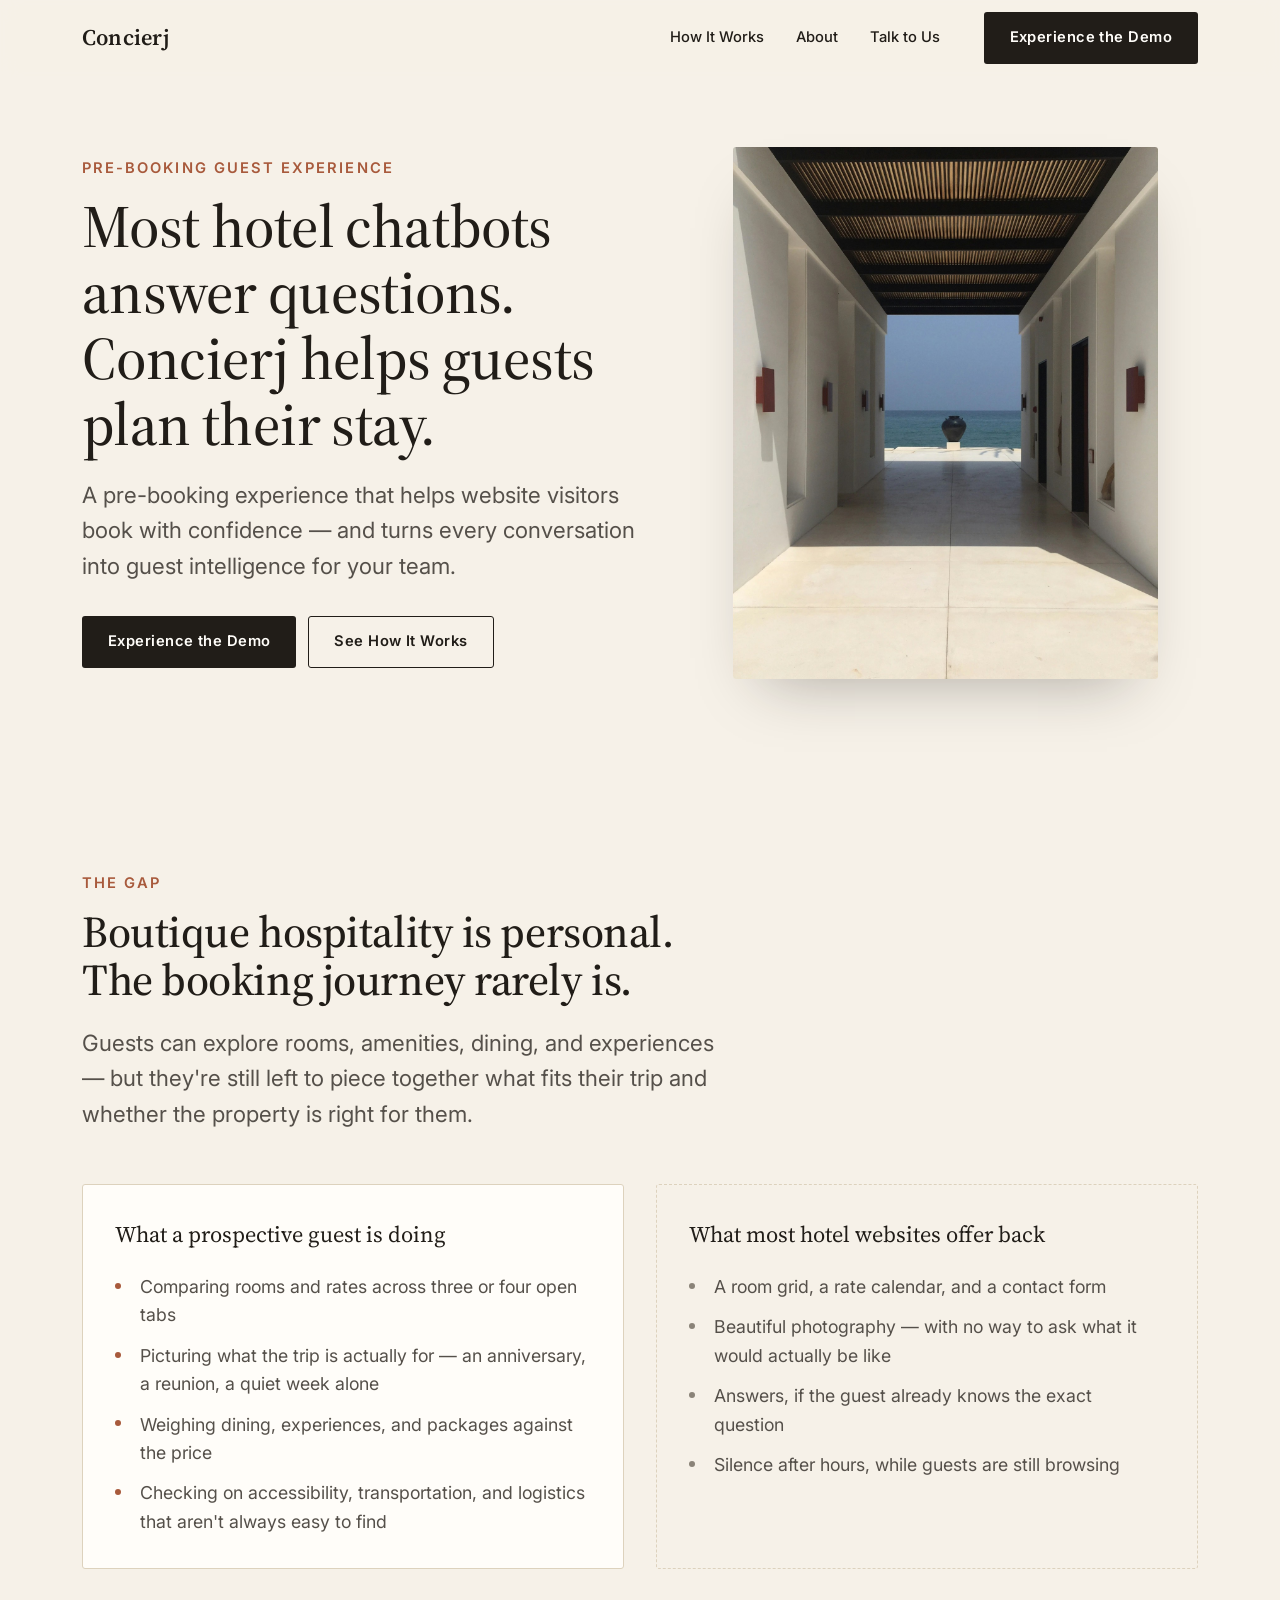
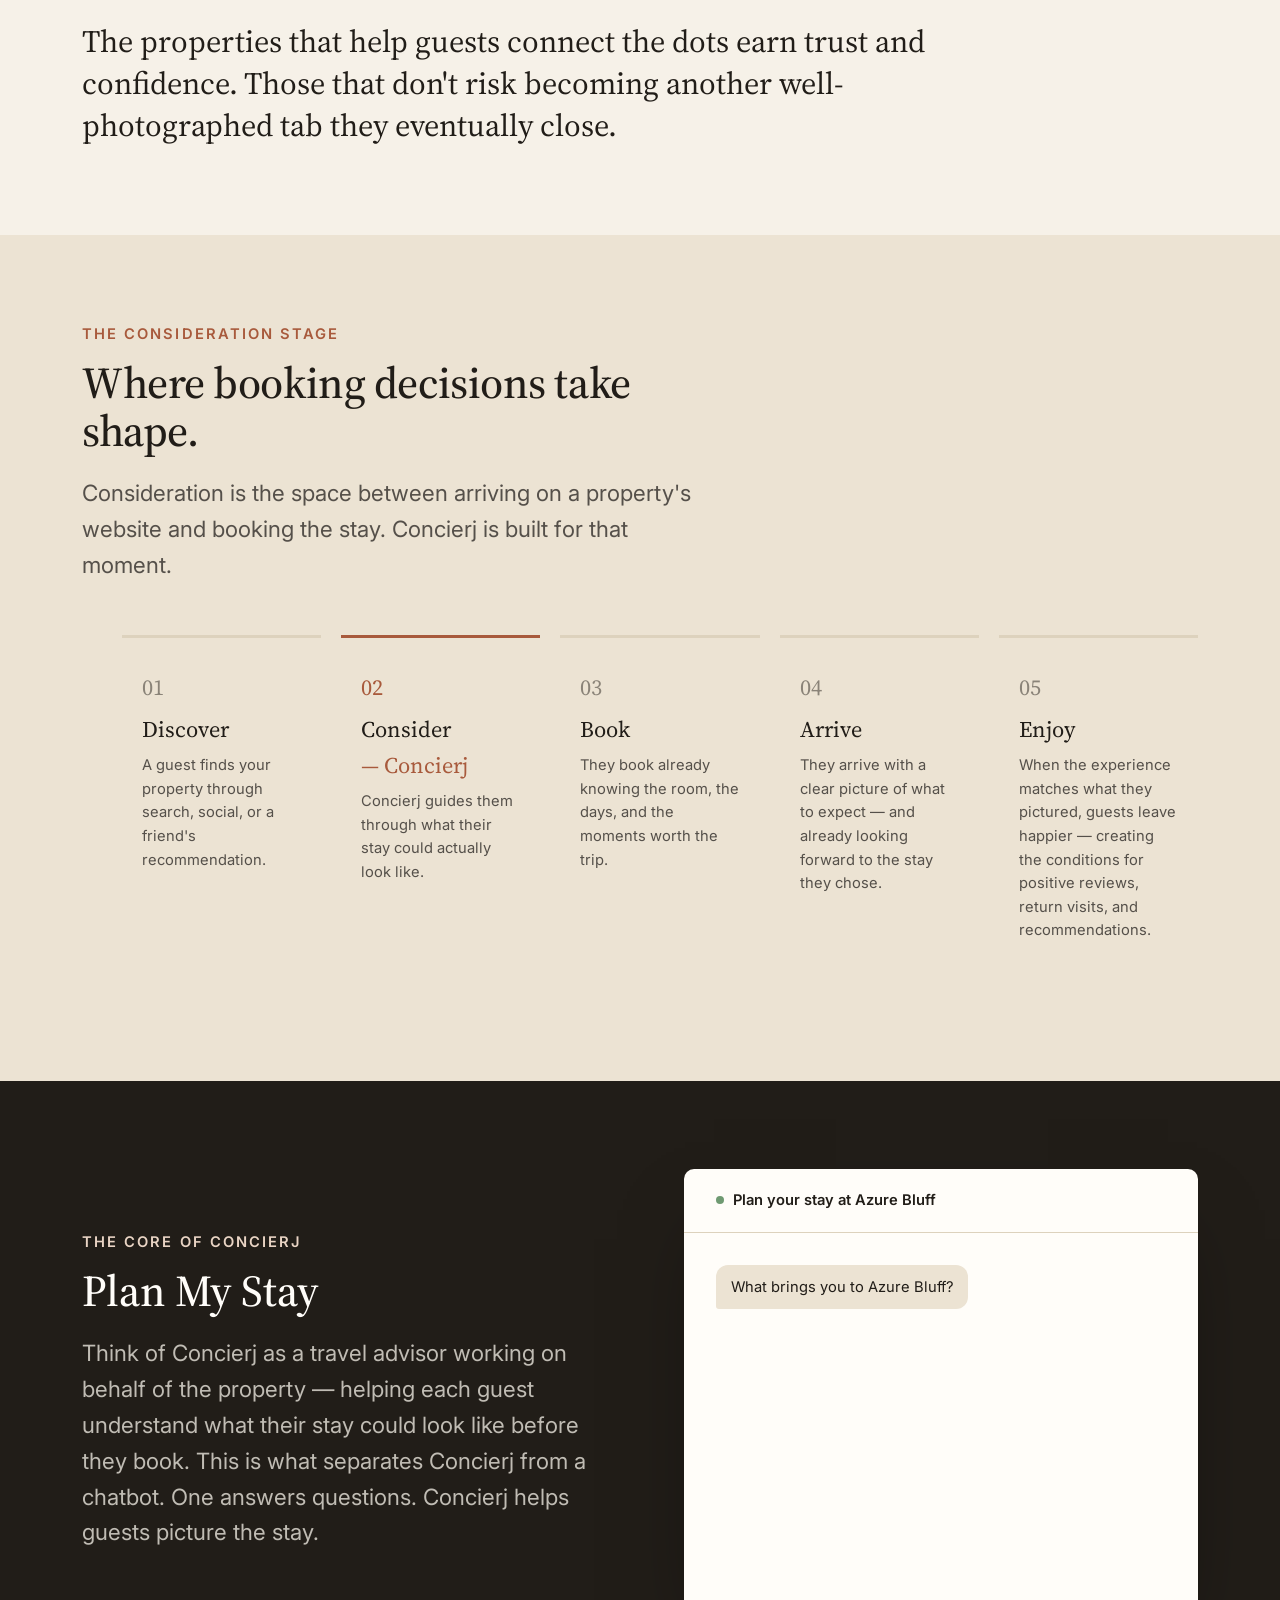
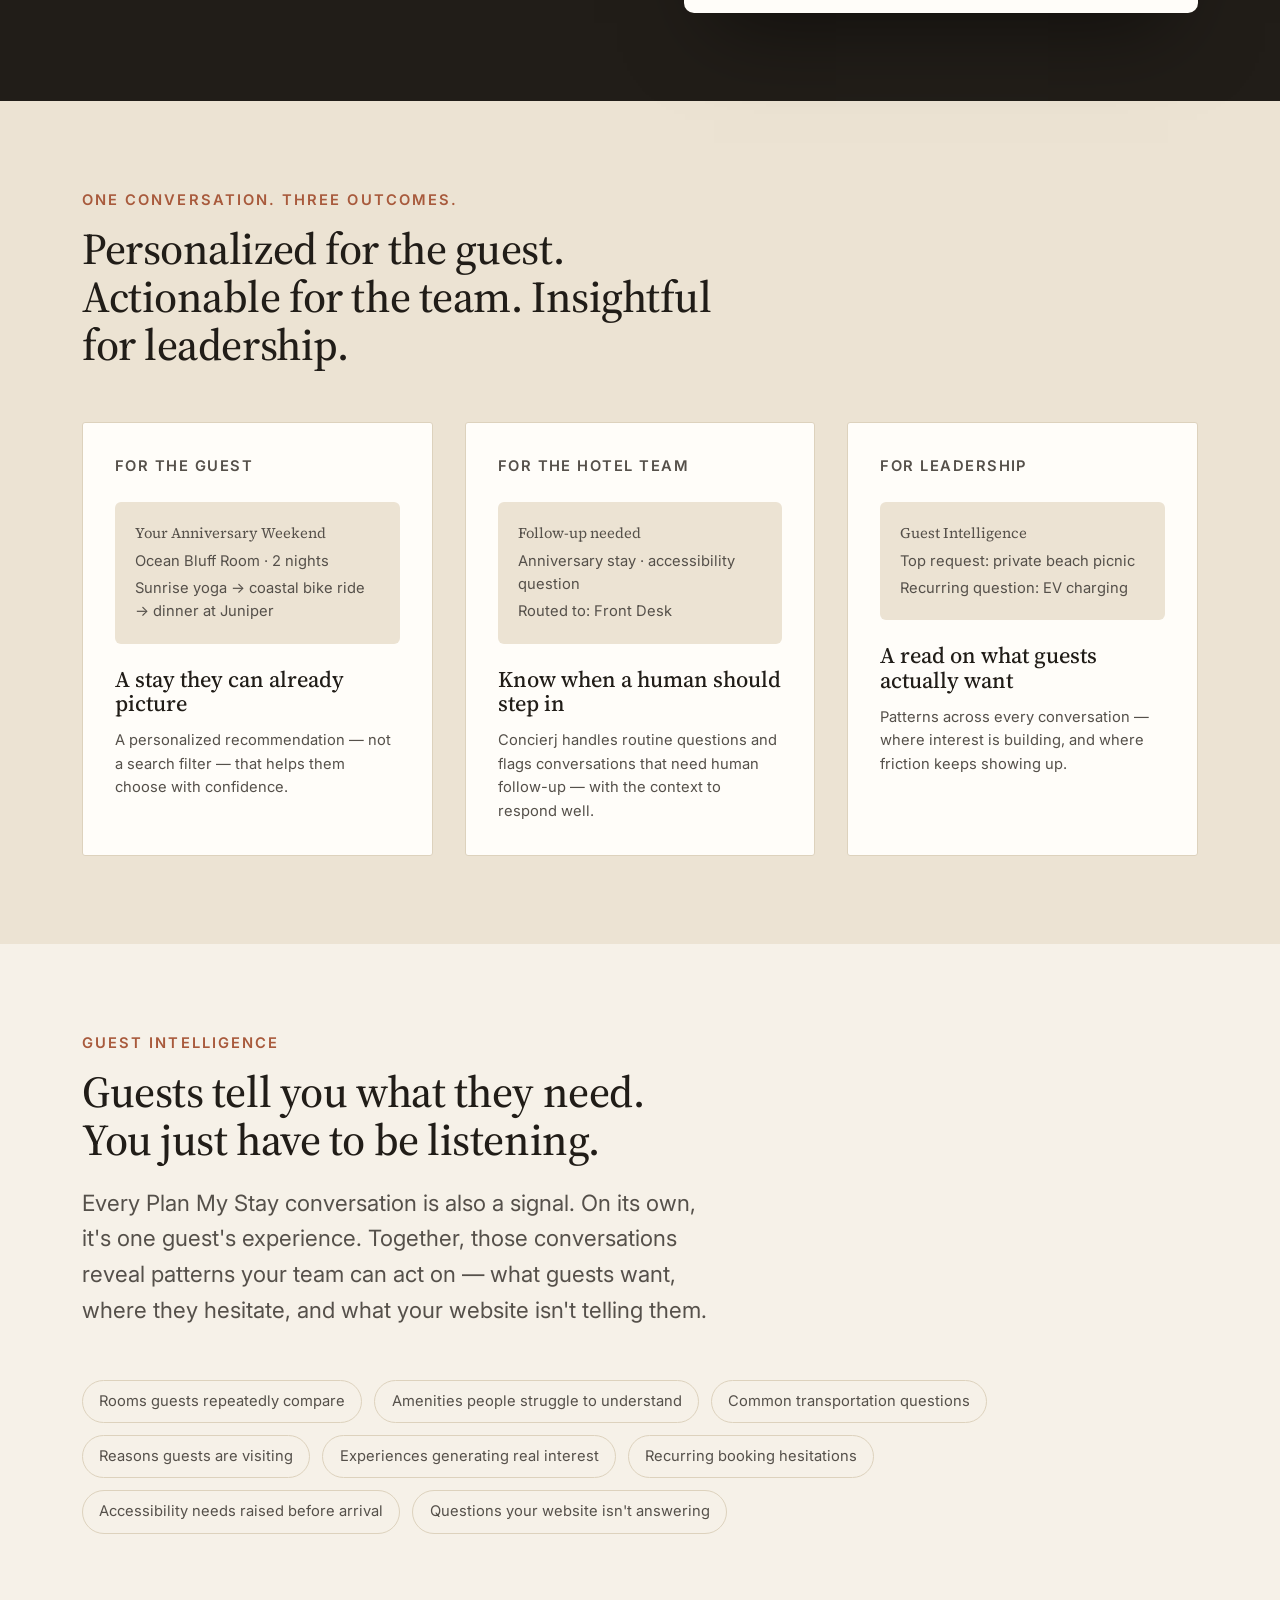
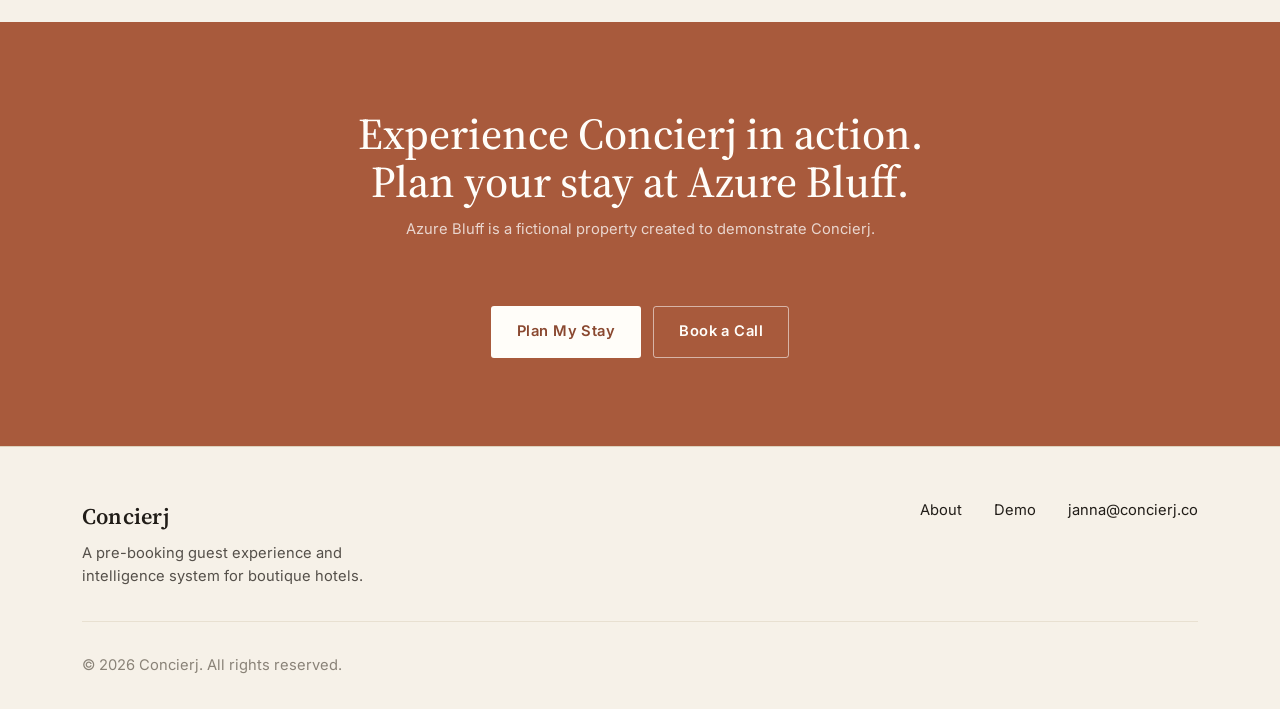
<file: index.html>
<!doctype html>
<html lang="en">
<head>
  <meta charset="UTF-8" />
  <meta name="viewport" content="width=device-width, initial-scale=1" />
  <title>Concierj | Turn Hotel Website Visitors Into Confident Guests</title>
  <meta name="description" content="Concierj is a pre-booking guest experience for boutique hotels. It helps prospective guests plan their stay before they book — and turns every conversation into guest intelligence for your team." />
  <link rel="canonical" href="https://concierj.co/" />

  <meta property="og:type" content="website" />
  <meta property="og:site_name" content="Concierj" />
  <meta property="og:title" content="Concierj | Turn Hotel Website Visitors Into Confident Guests" />
  <meta property="og:description" content="Most hotel chatbots answer questions. Concierj helps guests plan their stay — a pre-booking experience that helps website visitors book with confidence." />
  <meta property="og:url" content="https://concierj.co/" />
  <meta property="og:image" content="https://concierj.co/assets/images/concierj/hero-corridor.jpg" />
  <meta name="twitter:card" content="summary_large_image" />

  <link rel="icon" href="/assets/icons/favicon.svg" type="image/svg+xml" />
  <link rel="preconnect" href="https://fonts.googleapis.com" />
  <link rel="preconnect" href="https://fonts.gstatic.com" crossorigin />
  <link href="https://fonts.googleapis.com/css2?family=Source+Serif+4:opsz,wght@8..60,400;8..60,500;8..60,600&family=Inter:wght@400;500;600;700&display=swap" rel="stylesheet" />

  <link rel="stylesheet" href="/styles/tokens.css" />
  <link rel="stylesheet" href="/styles/base.css" />
  <link rel="stylesheet" href="/styles/home.css" />
</head>
<body>
  <a class="skip-link" href="#main">Skip to content</a>

  <header class="site-header" data-site-header>
    <div class="wrap site-header__row">
      <a class="wordmark" href="/">Concierj</a>

      <nav class="site-nav" data-nav-menu id="site-nav">
        <a href="/#consideration">How It Works</a>
        <a href="/about.html">About</a>
        <a href="https://calendly.com/janna-concierj/30min">Talk to Us</a>
        <a class="btn btn-primary nav-cta" href="/demo/">Experience the Demo</a>
      </nav>

      <button class="nav-toggle" data-nav-toggle aria-expanded="false" aria-controls="site-nav">
        <span class="visually-hidden">Menu</span>
        <span aria-hidden="true"></span>
      </button>
    </div>
  </header>

  <main id="main">

    <!-- HERO -->
    <section class="hero">
      <div class="wrap hero__row">
        <div class="hero__copy">
          <p class="eyebrow">Pre-booking guest experience</p>
          <h1>Most hotel chatbots answer questions.<br>Concierj helps guests plan their stay.</h1>
          <p class="hero__sub">A pre-booking experience that helps website visitors book with confidence — and turns every conversation into guest intelligence for your team.</p>
          <div class="hero__ctas">
            <a class="btn btn-primary" href="/demo/">Experience the Demo</a>
            <a class="btn btn-ghost" href="#consideration">See How It Works</a>
          </div>
        </div>
        <figure class="hero__media">
          <img src="/assets/images/concierj/hero-corridor.jpg" alt="A sunlit hotel corridor opening onto the ocean" width="1200" height="1500" />
        </figure>
      </div>
    </section>

    <!-- THE PROBLEM -->
    <section class="section" id="problem">
      <div class="wrap">
        <div class="section__head" data-reveal>
          <p class="eyebrow">The gap</p>
          <h2>Boutique hospitality is personal. The booking journey rarely is.</h2>
          <p class="section__lede">Guests can explore rooms, amenities, dining, and experiences — but they're still left to piece together what fits their trip and whether the property is right for them.</p>
        </div>

        <div class="compare" data-reveal>
          <div class="compare__col">
            <p class="compare__label">What a prospective guest is doing</p>
            <ul class="compare__list">
              <li>Comparing rooms and rates across three or four open tabs</li>
              <li>Picturing what the trip is actually for — an anniversary, a reunion, a quiet week alone</li>
              <li>Weighing dining, experiences, and packages against the price</li>
              <li>Checking on accessibility, transportation, and logistics that aren't always easy to find</li>
            </ul>
          </div>
          <div class="compare__col compare__col--muted">
            <p class="compare__label">What most hotel websites offer back</p>
            <ul class="compare__list">
              <li>A room grid, a rate calendar, and a contact form</li>
              <li>Beautiful photography — with no way to ask what it would actually be like</li>
              <li>Answers, if the guest already knows the exact question</li>
              <li>Silence after hours, while guests are still browsing</li>
            </ul>
          </div>
        </div>

        <p class="section__note" data-reveal>The properties that help guests connect the dots earn trust and confidence. Those that don't risk becoming another well-photographed tab they eventually close.</p>
      </div>
    </section>

    <!-- THE CONSIDERATION STAGE -->
    <section class="section section--sand" id="consideration">
      <div class="wrap">
        <div class="section__head" data-reveal>
          <p class="eyebrow">The consideration stage</p>
          <h2>Where booking decisions take shape.</h2>
          <p class="section__lede">Consideration is the space between arriving on a property's website and booking the stay. Concierj is built for that moment.</p>
        </div>

        <ol class="flow" data-reveal>
          <li class="flow__step">
            <span class="flow__index">01</span>
            <span class="flow__label">Discover</span>
            <span class="flow__desc">A guest finds your property through search, social, or a friend's recommendation.</span>
          </li>
          <li class="flow__step flow__step--active">
            <span class="flow__index">02</span>
            <span class="flow__label">Consider<br><em>— Concierj</em></span>
            <span class="flow__desc">Concierj guides them through what their stay could actually look like.</span>
          </li>
          <li class="flow__step">
            <span class="flow__index">03</span>
            <span class="flow__label">Book</span>
            <span class="flow__desc">They book already knowing the room, the days, and the moments worth the trip.</span>
          </li>
          <li class="flow__step">
            <span class="flow__index">04</span>
            <span class="flow__label">Arrive</span>
            <span class="flow__desc">They arrive with a clear picture of what to expect — and already looking forward to the stay they chose.</span>
          </li>
          <li class="flow__step">
            <span class="flow__index">05</span>
            <span class="flow__label">Enjoy</span>
            <span class="flow__desc">When the experience matches what they pictured, guests leave happier — creating the conditions for positive reviews, return visits, and recommendations.</span>
          </li>
        </ol>
      </div>
    </section>

    <!-- PLAN MY STAY -->
    <section class="section plan" id="plan-my-stay">
      <div class="wrap plan__row">
        <div class="plan__copy" data-reveal>
          <p class="eyebrow">The core of Concierj</p>
          <h2>Plan My Stay</h2>
          <p class="section__lede">Think of Concierj as a travel advisor working on behalf of the property — helping each guest understand what their stay could look like before they book. This is what separates Concierj from a chatbot. One answers questions. Concierj helps guests picture the stay.</p>
        </div>

        <div class="chat" data-reveal aria-label="Example Plan My Stay conversation">
          <div class="chat__window" data-chat-window>
            <div class="chat__header">
              <span class="chat__dot"></span> Plan your stay at Azure Bluff
            </div>
            <div class="chat__body" data-chat-body></div>
          </div>
        </div>
      </div>
    </section>

    <!-- ONE CONVERSATION. THREE OUTCOMES. -->
    <section class="section section--sand" id="outcomes">
      <div class="wrap">
        <div class="section__head" data-reveal>
          <p class="eyebrow">One conversation. Three outcomes.</p>
          <h2>Personalized for the guest. Actionable for the team. Insightful for leadership.</h2>
        </div>

        <div class="outcomes" data-reveal>
          <article class="outcome-card">
            <p class="outcome-card__for">For the guest</p>
            <div class="outcome-card__mock outcome-card__mock--itinerary">
              <p class="mock-title">Your Anniversary Weekend</p>
              <p class="mock-line">Ocean Bluff Room · 2 nights</p>
              <p class="mock-line">Sunrise yoga → coastal bike ride → dinner at Juniper</p>
            </div>
            <h3>A stay they can already picture</h3>
            <p>A personalized recommendation — not a search filter — that helps them choose with confidence.</p>
          </article>

          <article class="outcome-card">
            <p class="outcome-card__for">For the hotel team</p>
            <div class="outcome-card__mock outcome-card__mock--alert">
              <p class="mock-title">Follow-up needed</p>
              <p class="mock-line">Anniversary stay · accessibility question</p>
              <p class="mock-line">Routed to: Front Desk</p>
            </div>
            <h3>Know when a human should step in</h3>
            <p>Concierj handles routine questions and flags conversations that need human follow-up — with the context to respond well.</p>
          </article>

          <article class="outcome-card">
            <p class="outcome-card__for">For leadership</p>
            <div class="outcome-card__mock outcome-card__mock--report">
              <p class="mock-title">Guest Intelligence</p>
              <p class="mock-line">Top request: private beach picnic</p>
              <p class="mock-line">Recurring question: EV charging</p>
            </div>
            <h3>A read on what guests actually want</h3>
            <p>Patterns across every conversation — where interest is building, and where friction keeps showing up.</p>
          </article>
        </div>
      </div>
    </section>

    <!-- GUEST INTELLIGENCE -->
    <section class="section" id="guest-intelligence">
      <div class="wrap">
        <div class="section__head" data-reveal>
          <p class="eyebrow">Guest intelligence</p>
          <h2>Guests tell you what they need. You just have to be listening.</h2>
          <p class="section__lede">Every Plan My Stay conversation is also a signal. On its own, it's one guest's experience. Together, those conversations reveal patterns your team can act on — what guests want, where they hesitate, and what your website isn't telling them.</p>
        </div>

        <ul class="tags" data-reveal>
          <li>Rooms guests repeatedly compare</li>
          <li>Amenities people struggle to understand</li>
          <li>Common transportation questions</li>
          <li>Reasons guests are visiting</li>
          <li>Experiences generating real interest</li>
          <li>Recurring booking hesitations</li>
          <li>Accessibility needs raised before arrival</li>
          <li>Questions your website isn't answering</li>
        </ul>
      </div>
    </section>

    <!-- FINAL CTA -->
    <section class="cta-final">
      <div class="wrap cta-final__inner" data-reveal>
        <div class="cta-final__heading">
          <h2>Experience Concierj in action.<br>Plan your stay at Azure Bluff.</h2>
          <p class="cta-final__sub">Azure Bluff is a fictional property created to demonstrate Concierj.</p>
        </div>
        <div class="hero__ctas">
          <a class="btn btn-on-dark" href="/demo/">Plan My Stay</a>
          <a class="btn btn-ghost-on-dark" href="https://calendly.com/janna-concierj/30min">Book a Call</a>
        </div>
      </div>
    </section>

  </main>

  <footer class="site-footer">
    <div class="wrap site-footer__row">
      <div>
        <p class="wordmark wordmark--footer">Concierj</p>
        <p class="site-footer__tagline">A pre-booking guest experience and intelligence system for boutique hotels.</p>
      </div>
      <nav class="site-footer__nav">
        <a href="/about.html">About</a>
        <a href="/demo/">Demo</a>
        <a href="mailto:janna@concierj.co">janna@concierj.co</a>
      </nav>
    </div>
    <div class="wrap">
      <p class="site-footer__copy">© 2026 Concierj. All rights reserved.</p>
    </div>
  </footer>

  <script src="/scripts/nav.js"></script>
  <script src="/scripts/home.js"></script>
</body>
</html>
</file>
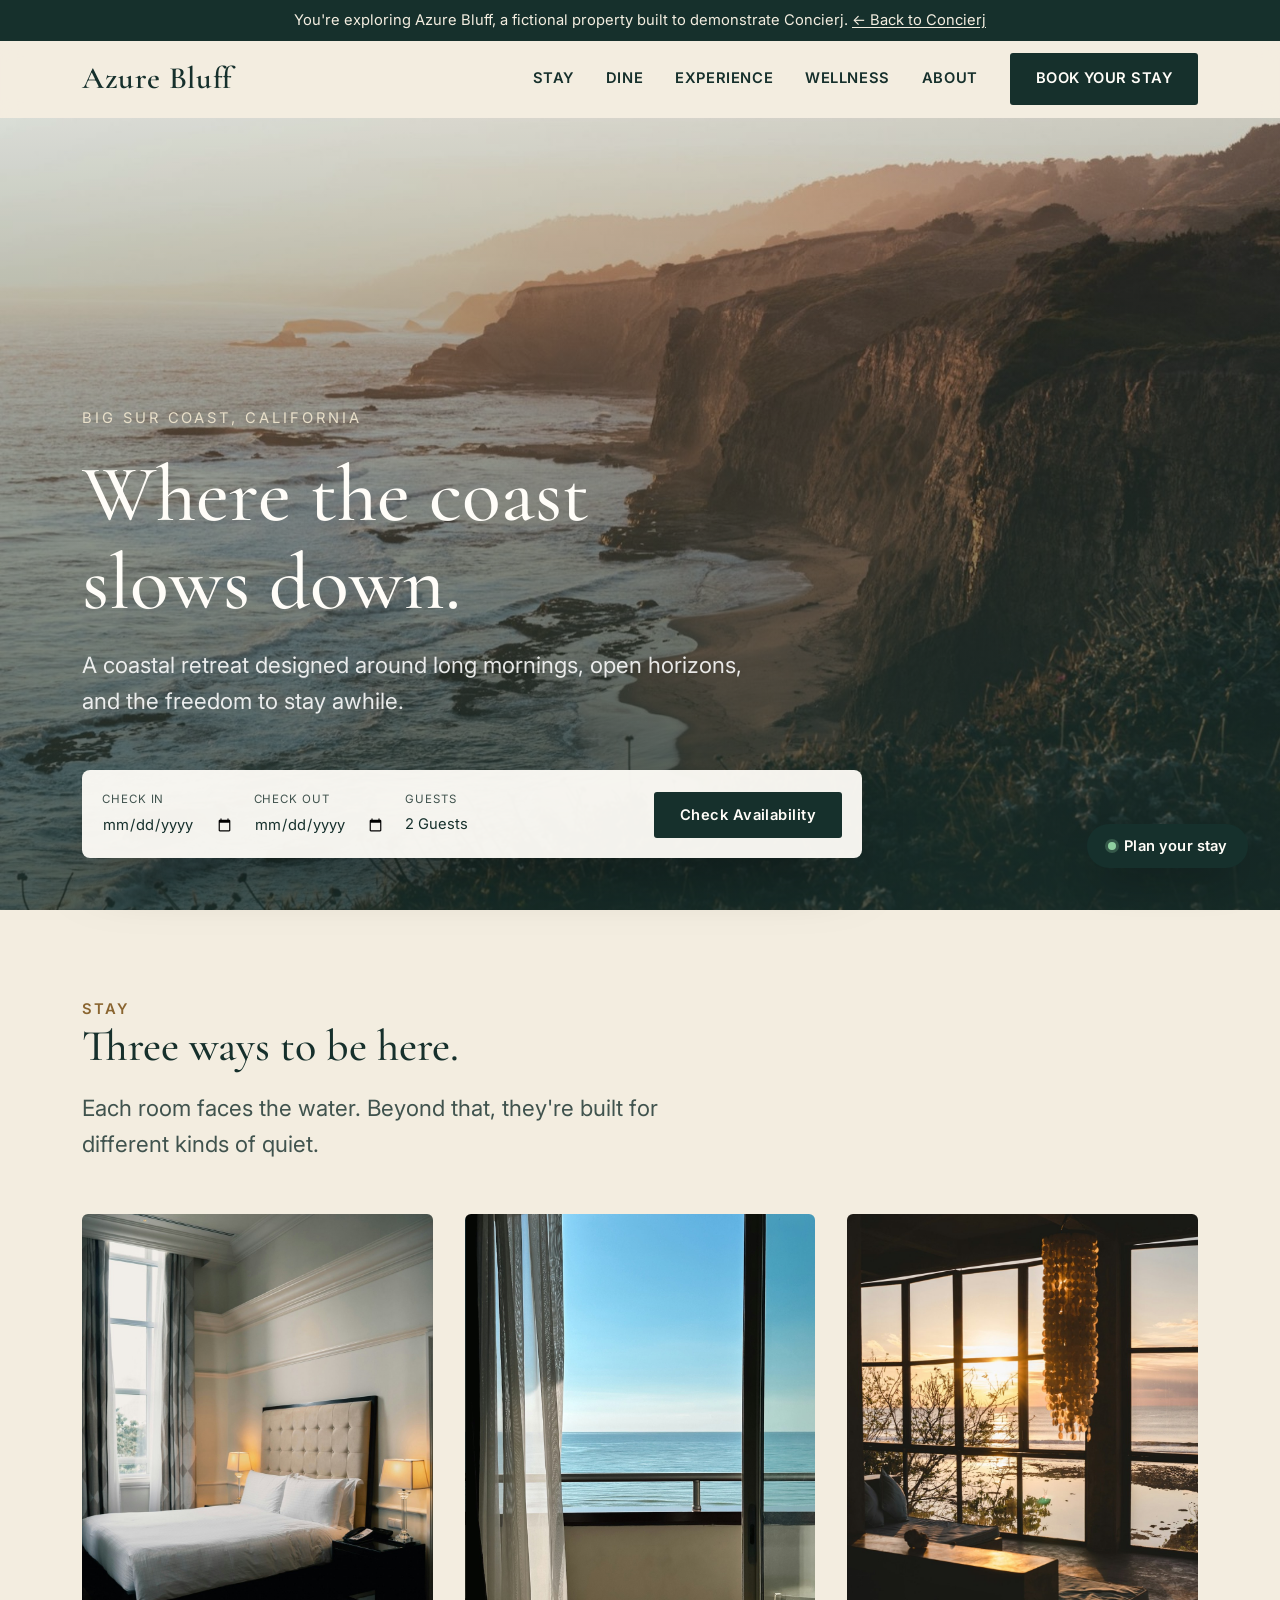
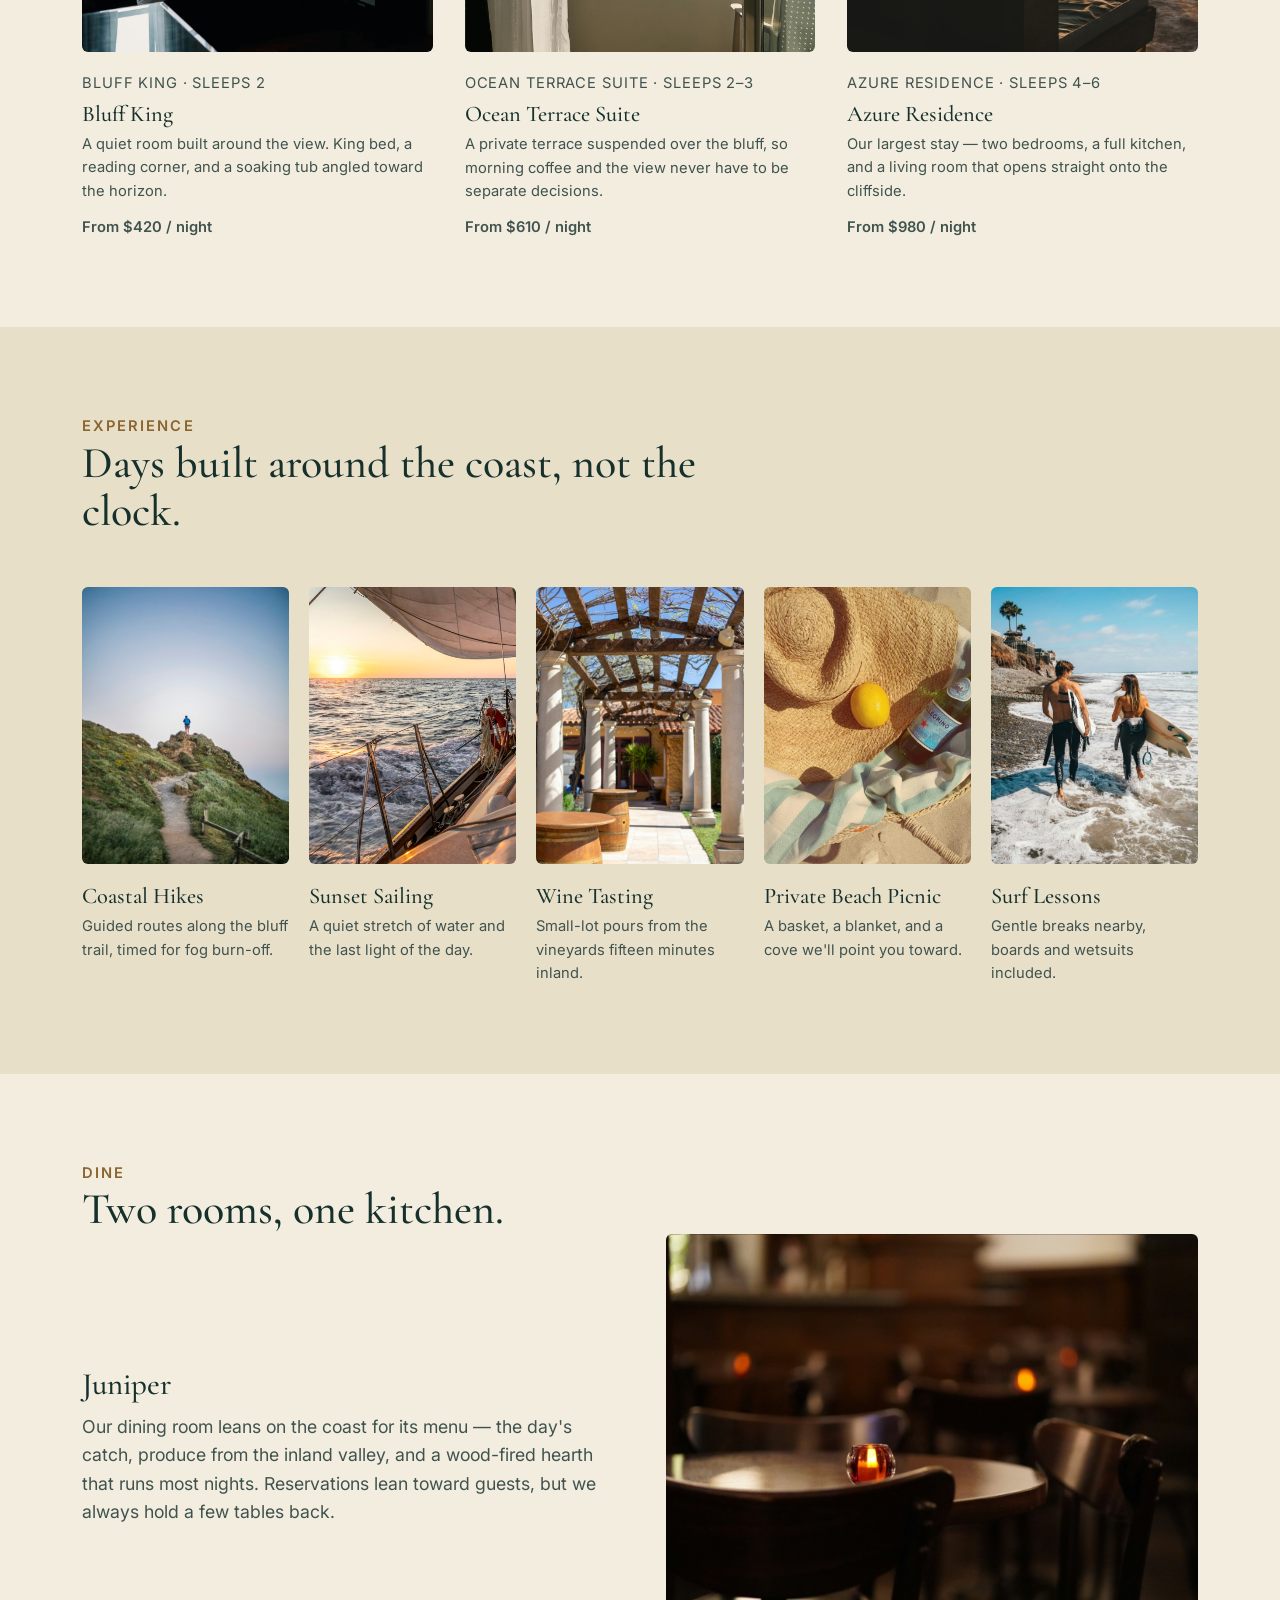
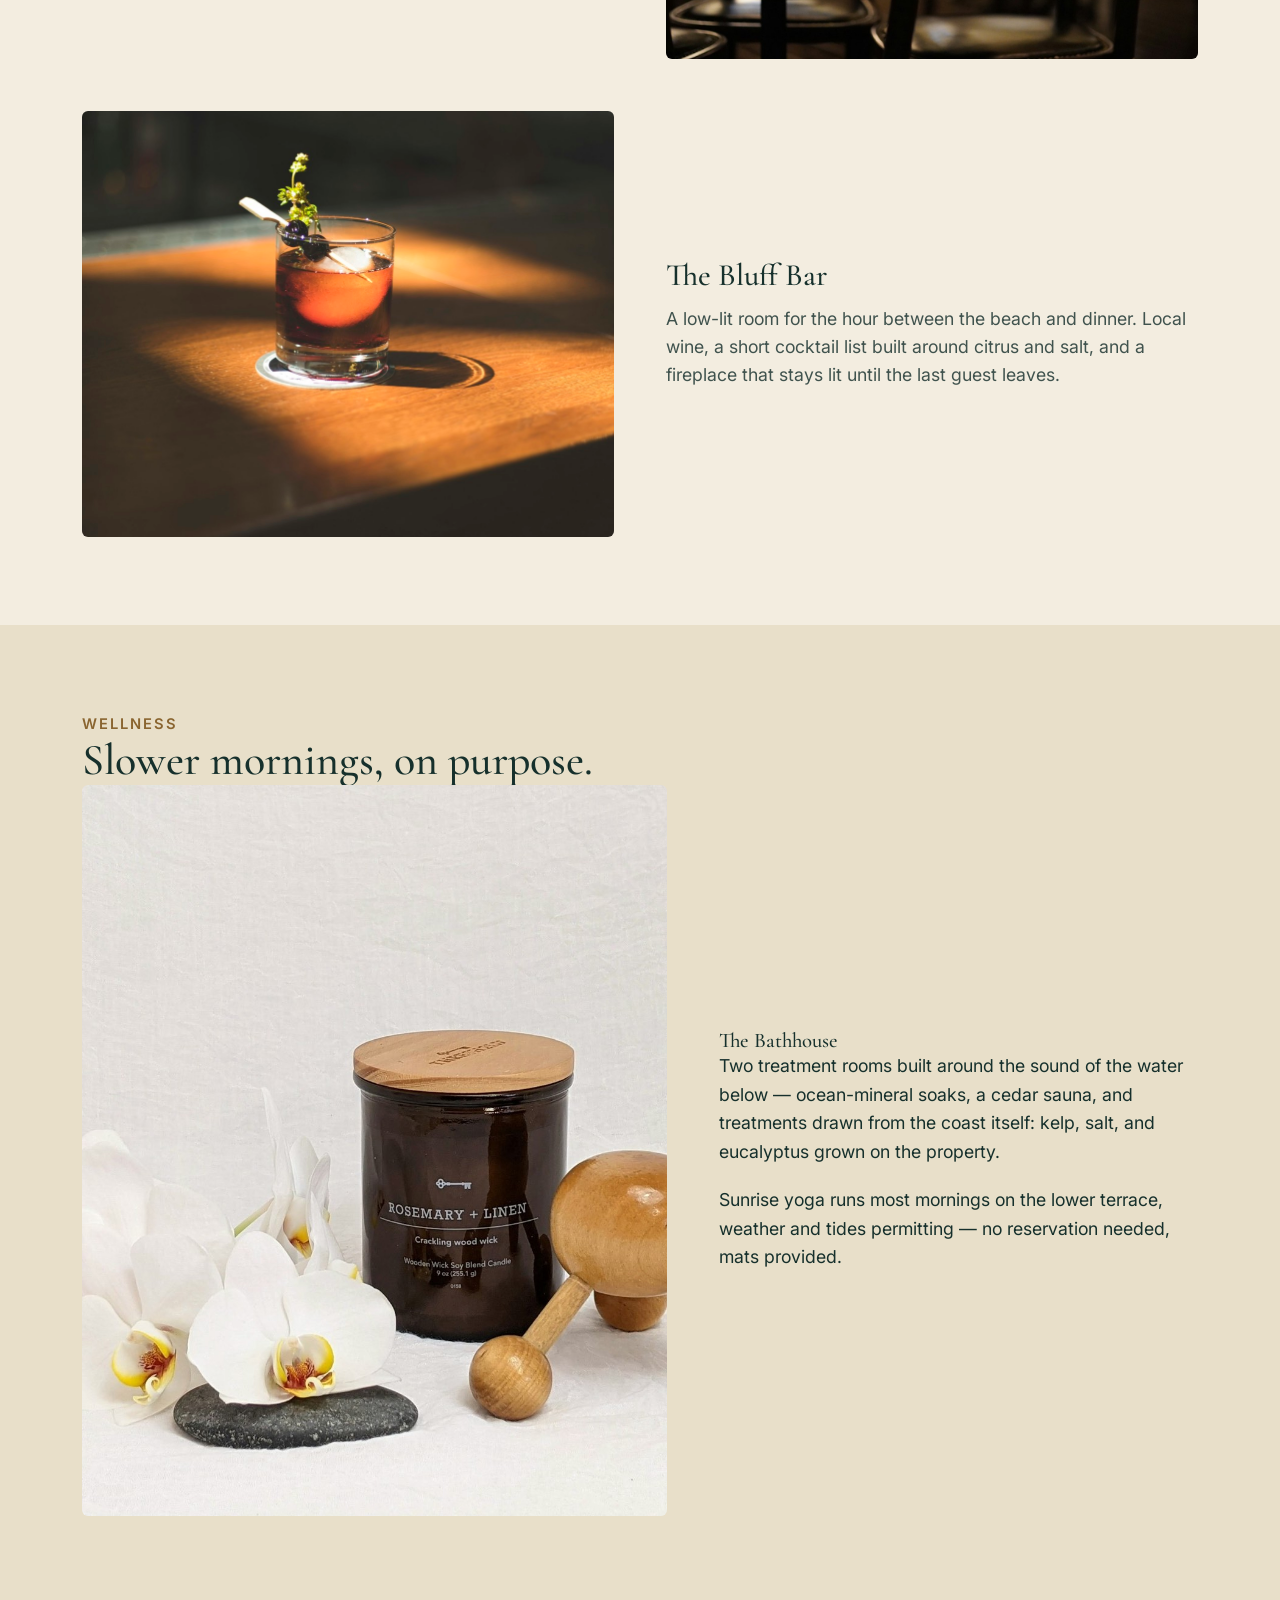
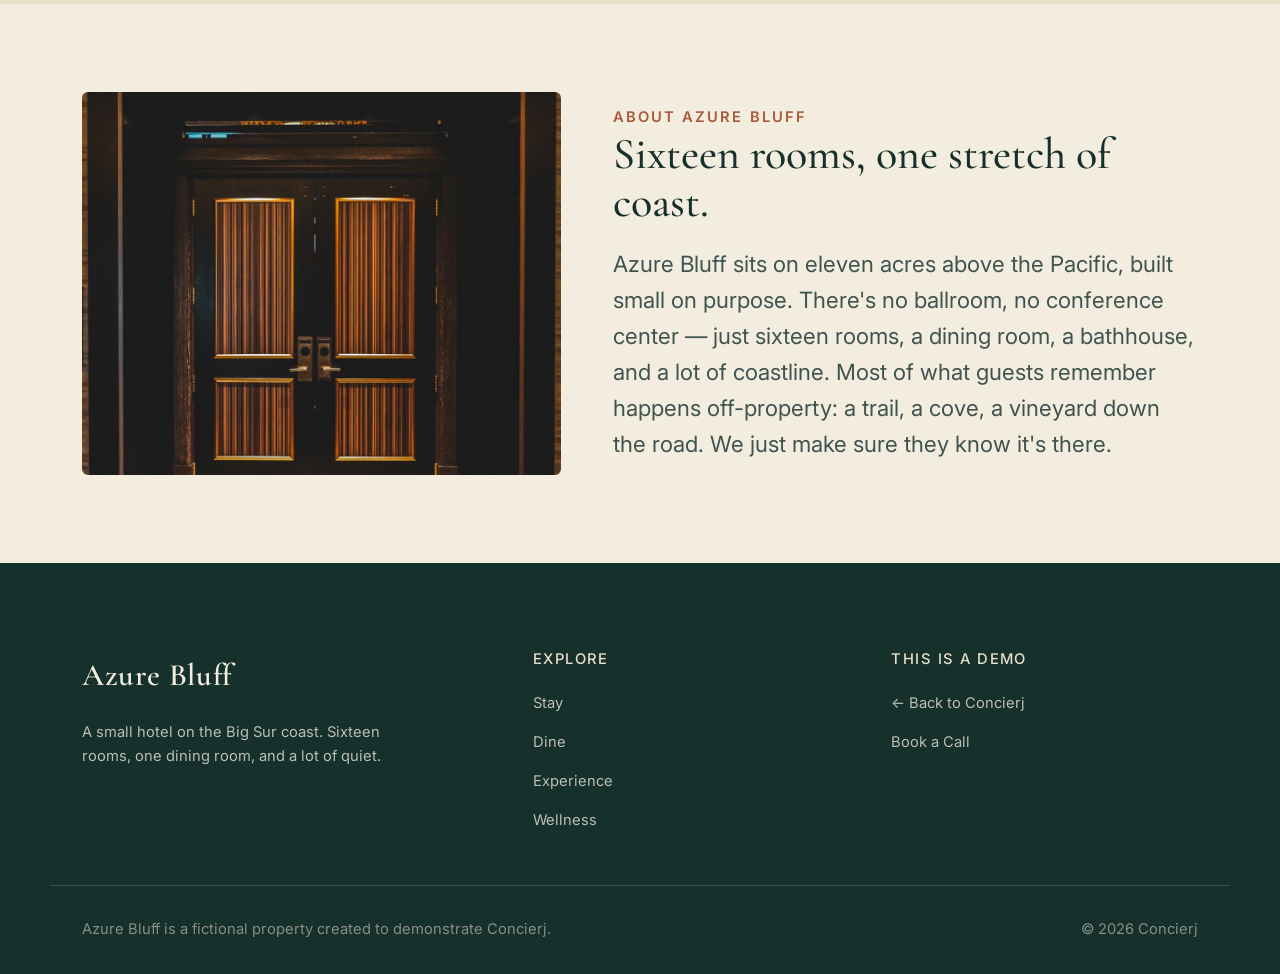
<file: demo/index.html>
<!doctype html>
<html lang="en">
<head>
  <meta charset="UTF-8" />
  <meta name="viewport" content="width=device-width, initial-scale=1" />
  <title>Experience Concierj | Azure Bluff</title>
  <meta name="description" content="Azure Bluff is a fictional boutique hotel built to demonstrate Concierj. Plan your stay the way a real prospective guest would — on the hotel's own website." />
  <link rel="canonical" href="https://concierj.co/demo/" />
  <meta name="robots" content="noindex, follow" />

  <meta property="og:type" content="website" />
  <meta property="og:site_name" content="Azure Bluff" />
  <meta property="og:title" content="Experience Concierj | Azure Bluff" />
  <meta property="og:description" content="A fictional boutique hotel built to show what Concierj feels like on a real hotel website." />
  <meta property="og:url" content="https://concierj.co/demo/" />
  <meta property="og:image" content="https://concierj.co/assets/images/azure-bluff/hero-cliff-house.jpg" />
  <meta name="twitter:card" content="summary_large_image" />

  <link rel="icon" href="/assets/icons/favicon.svg" type="image/svg+xml" />
  <link rel="preconnect" href="https://fonts.googleapis.com" />
  <link rel="preconnect" href="https://fonts.gstatic.com" crossorigin />
  <link href="https://fonts.googleapis.com/css2?family=Cormorant+Garamond:wght@500;600&family=Source+Serif+4:opsz,wght@8..60,500&family=Inter:wght@400;500;600;700&display=swap" rel="stylesheet" />

  <link rel="stylesheet" href="/styles/tokens.css" />
  <link rel="stylesheet" href="/styles/base.css" />
  <link rel="stylesheet" href="/styles/demo.css" />
  <link rel="stylesheet" href="/styles/widget.css" />
</head>
<body class="ab">
  <a class="skip-link" href="#main">Skip to content</a>

  <div class="demo-banner">
    You're exploring Azure Bluff, a fictional property built to demonstrate Concierj. <a href="/">← Back to Concierj</a>
  </div>

  <header class="ab-header" data-site-header>
    <div class="wrap ab-header__row">
      <a class="ab-logo" href="#main">Azure Bluff</a>

      <nav class="ab-nav" data-nav-menu id="ab-nav">
        <a href="#stay">Stay</a>
        <a href="#dine">Dine</a>
        <a href="#experience">Experience</a>
        <a href="#wellness">Wellness</a>
        <a href="#about">About</a>
        <a class="btn btn-primary nav-cta" href="#stay">Book Your Stay</a>
      </nav>

      <button class="ab-nav-toggle" data-nav-toggle aria-expanded="false" aria-controls="ab-nav">
        <span class="visually-hidden">Menu</span>
        <span aria-hidden="true"></span>
      </button>
    </div>
  </header>

  <main id="main">

    <!-- HERO -->
    <section class="ab-hero">
      <div class="ab-hero__bg" style="background-image: url('/assets/images/azure-bluff/location-coast.jpg');" aria-hidden="true"></div>
      <div class="wrap ab-hero__content">
        <p class="ab-hero__eyebrow">Big Sur Coast, California</p>
        <h1>Where the coast slows down.</h1>
        <p class="ab-hero__sub">A coastal retreat designed around long mornings, open horizons, and the freedom to stay awhile.</p>

        <form class="ab-search" aria-label="Check availability">
          <div class="ab-search__field">
            <label for="ab-checkin">Check in</label>
            <input id="ab-checkin" type="date" />
          </div>
          <div class="ab-search__field">
            <label for="ab-checkout">Check out</label>
            <input id="ab-checkout" type="date" />
          </div>
          <div class="ab-search__field">
            <label for="ab-guests">Guests</label>
            <input id="ab-guests" type="text" value="2 Guests" />
          </div>
          <button class="btn btn-primary" type="submit">Check Availability</button>
        </form>
      </div>
    </section>

    <!-- STAY / ROOMS -->
    <section class="ab-section" id="stay">
      <div class="wrap">
        <div class="ab-section__head" data-reveal>
          <p class="eyebrow">Stay</p>
          <h2>Three ways to be here.</h2>
          <p class="ab-section__lede">Each room faces the water. Beyond that, they're built for different kinds of quiet.</p>
        </div>

        <div class="grid-3" data-reveal>
          <article class="stay-card">
            <div class="stay-card__img" style="background-image:url('/assets/images/azure-bluff/room-bluff-king.jpg');" aria-hidden="true"></div>
            <p class="stay-card__meta">Bluff King · Sleeps 2</p>
            <h3>Bluff King</h3>
            <p>A quiet room built around the view. King bed, a reading corner, and a soaking tub angled toward the horizon.</p>
            <p class="stay-card__price">From $420 / night</p>
          </article>

          <article class="stay-card">
            <div class="stay-card__img" style="background-image:url('/assets/images/azure-bluff/room-ocean-terrace-suite.jpg');" aria-hidden="true"></div>
            <p class="stay-card__meta">Ocean Terrace Suite · Sleeps 2–3</p>
            <h3>Ocean Terrace Suite</h3>
            <p>A private terrace suspended over the bluff, so morning coffee and the view never have to be separate decisions.</p>
            <p class="stay-card__price">From $610 / night</p>
          </article>

          <article class="stay-card">
            <div class="stay-card__img" style="background-image:url('/assets/images/azure-bluff/room-azure-residence.jpg');" aria-hidden="true"></div>
            <p class="stay-card__meta">Azure Residence · Sleeps 4–6</p>
            <h3>Azure Residence</h3>
            <p>Our largest stay — two bedrooms, a full kitchen, and a living room that opens straight onto the cliffside.</p>
            <p class="stay-card__price">From $980 / night</p>
          </article>
        </div>
      </div>
    </section>

    <!-- EXPERIENCES -->
    <section class="ab-section ab-section--deep" id="experience">
      <div class="wrap">
        <div class="ab-section__head" data-reveal>
          <p class="eyebrow">Experience</p>
          <h2>Days built around the coast, not the clock.</h2>
        </div>

        <div class="grid-5" data-reveal>
          <article class="exp-card">
            <div class="exp-card__img" style="background-image:url('/assets/images/azure-bluff/experience-hiking.jpg');" aria-hidden="true"></div>
            <h3>Coastal Hikes</h3>
            <p>Guided routes along the bluff trail, timed for fog burn-off.</p>
          </article>
          <article class="exp-card">
            <div class="exp-card__img" style="background-image:url('/assets/images/azure-bluff/experience-sailing.jpg');" aria-hidden="true"></div>
            <h3>Sunset Sailing</h3>
            <p>A quiet stretch of water and the last light of the day.</p>
          </article>
          <article class="exp-card">
            <div class="exp-card__img" style="background-image:url('/assets/images/azure-bluff/experience-wine.jpg');" aria-hidden="true"></div>
            <h3>Wine Tasting</h3>
            <p>Small-lot pours from the vineyards fifteen minutes inland.</p>
          </article>
          <article class="exp-card">
            <div class="exp-card__img" style="background-image:url('/assets/images/azure-bluff/experience-picnic.jpg');" aria-hidden="true"></div>
            <h3>Private Beach Picnic</h3>
            <p>A basket, a blanket, and a cove we'll point you toward.</p>
          </article>
          <article class="exp-card">
            <div class="exp-card__img" style="background-image:url('/assets/images/azure-bluff/experience-surf.jpg');" aria-hidden="true"></div>
            <h3>Surf Lessons</h3>
            <p>Gentle breaks nearby, boards and wetsuits included.</p>
          </article>
        </div>
      </div>
    </section>

    <!-- DINE -->
    <section class="ab-section" id="dine">
      <div class="wrap">
        <div class="ab-section__head" data-reveal>
          <p class="eyebrow">Dine</p>
          <h2>Two rooms, one kitchen.</h2>
        </div>

        <div class="dine-feature" data-reveal>
          <div class="dine-feature__img" style="background-image:url('/assets/images/azure-bluff/dining-restaurant.jpg');" aria-hidden="true"></div>
          <div>
            <h3>Juniper</h3>
            <p>Our dining room leans on the coast for its menu — the day's catch, produce from the inland valley, and a wood-fired hearth that runs most nights. Reservations lean toward guests, but we always hold a few tables back.</p>
          </div>
        </div>

        <div class="dine-feature" data-reveal>
          <div class="dine-feature__img" style="background-image:url('/assets/images/azure-bluff/dining-bar.jpg');" aria-hidden="true"></div>
          <div>
            <h3>The Bluff Bar</h3>
            <p>A low-lit room for the hour between the beach and dinner. Local wine, a short cocktail list built around citrus and salt, and a fireplace that stays lit until the last guest leaves.</p>
          </div>
        </div>
      </div>
    </section>

    <!-- WELLNESS -->
    <section class="ab-section ab-section--deep" id="wellness">
      <div class="wrap">
        <div class="ab-section__head" data-reveal>
          <p class="eyebrow">Wellness</p>
          <h2>Slower mornings, on purpose.</h2>
        </div>

        <div class="wellness-row" data-reveal>
          <div class="wellness-row__img" style="background-image:url('/assets/images/azure-bluff/wellness-spa.jpg');" aria-hidden="true"></div>
          <div>
            <h3>The Bathhouse</h3>
            <p>Two treatment rooms built around the sound of the water below — ocean-mineral soaks, a cedar sauna, and treatments drawn from the coast itself: kelp, salt, and eucalyptus grown on the property.</p>
            <p style="margin-top: var(--space-s);">Sunrise yoga runs most mornings on the lower terrace, weather and tides permitting — no reservation needed, mats provided.</p>
          </div>
        </div>
      </div>
    </section>

    <!-- LOCATION / STORY -->
    <section class="ab-section" id="about">
      <div class="wrap">
        <div class="story-row" data-reveal>
          <div class="story-row__img" style="background-image:url('/assets/images/azure-bluff/about-story.jpg');" aria-hidden="true"></div>
          <div>
            <p class="eyebrow">About Azure Bluff</p>
            <h2 style="font-size: var(--step-3); margin-bottom: var(--space-s);">Sixteen rooms, one stretch of coast.</h2>
            <p class="ab-section__lede">Azure Bluff sits on eleven acres above the Pacific, built small on purpose. There's no ballroom, no conference center — just sixteen rooms, a dining room, a bathhouse, and a lot of coastline. Most of what guests remember happens off-property: a trail, a cove, a vineyard down the road. We just make sure they know it's there.</p>
          </div>
        </div>
      </div>
    </section>

  </main>

  <footer class="ab-footer">
    <div class="wrap ab-footer__row">
      <div>
        <p class="ab-logo" style="font-size: var(--step-2); color: var(--ab-sand);">Azure Bluff</p>
        <p style="margin-top: var(--space-s); max-width: 34ch;">A small hotel on the Big Sur coast. Sixteen rooms, one dining room, and a lot of quiet.</p>
      </div>
      <div>
        <h4>Explore</h4>
        <ul>
          <li><a href="#stay">Stay</a></li>
          <li><a href="#dine">Dine</a></li>
          <li><a href="#experience">Experience</a></li>
          <li><a href="#wellness">Wellness</a></li>
        </ul>
      </div>
      <div>
        <h4>This Is a Demo</h4>
        <ul>
          <li><a href="/">← Back to Concierj</a></li>
          <li><a href="https://calendly.com/janna-concierj/30min">Book a Call</a></li>
        </ul>
      </div>
    </div>
    <div class="wrap ab-footer__copy">
      <span>Azure Bluff is a fictional property created to demonstrate Concierj.</span>
      <span>© 2026 Concierj</span>
    </div>
  </footer>

  <!-- ============================================================
       ConcierjWidget — placeholder shell. See scripts/concierj-widget.js
       ============================================================ -->
  <div data-concierj-widget>
    <button class="concierj-widget-launcher" data-concierj-launcher aria-haspopup="dialog" aria-controls="concierj-panel">
      <span class="concierj-widget-launcher__dot" aria-hidden="true"></span>
      Plan your stay
    </button>

    <div class="concierj-widget-panel" id="concierj-panel" data-concierj-panel role="dialog" aria-modal="true" aria-label="Plan your stay at Azure Bluff" aria-hidden="true">
      <div class="concierj-widget-panel__header">
        <div class="concierj-widget-panel__title">
          <strong>Plan your stay</strong>
          <span>Azure Bluff</span>
        </div>
        <button class="concierj-widget-panel__close" data-concierj-close aria-label="Close">&times;</button>
      </div>

      <div class="concierj-widget-panel__body" data-concierj-body>
        <div class="concierj-widget-bubble">
          Hello — I'm here to help you plan your stay at Azure Bluff. What brings you here?
        </div>
        <div class="concierj-widget-chips">
          <button class="concierj-widget-chip" data-concierj-chip>An anniversary trip</button>
          <button class="concierj-widget-chip" data-concierj-chip>A family getaway</button>
          <button class="concierj-widget-chip" data-concierj-chip>Just exploring</button>
        </div>
        <p class="concierj-widget-placeholder-note">This panel is a placeholder — the Concierj chat product will be embedded here.</p>
      </div>

      <div class="concierj-widget-panel__footer">
        <div class="concierj-widget-input">
          <input type="text" placeholder="Type a message…" disabled />
          <button type="button" aria-label="Send" disabled>→</button>
        </div>
      </div>
    </div>
  </div>

  <script src="/scripts/nav.js"></script>
  <script src="/scripts/concierj-widget.js"></script>
  <script src="/scripts/demo.js"></script>
</body>
</html>
</file>
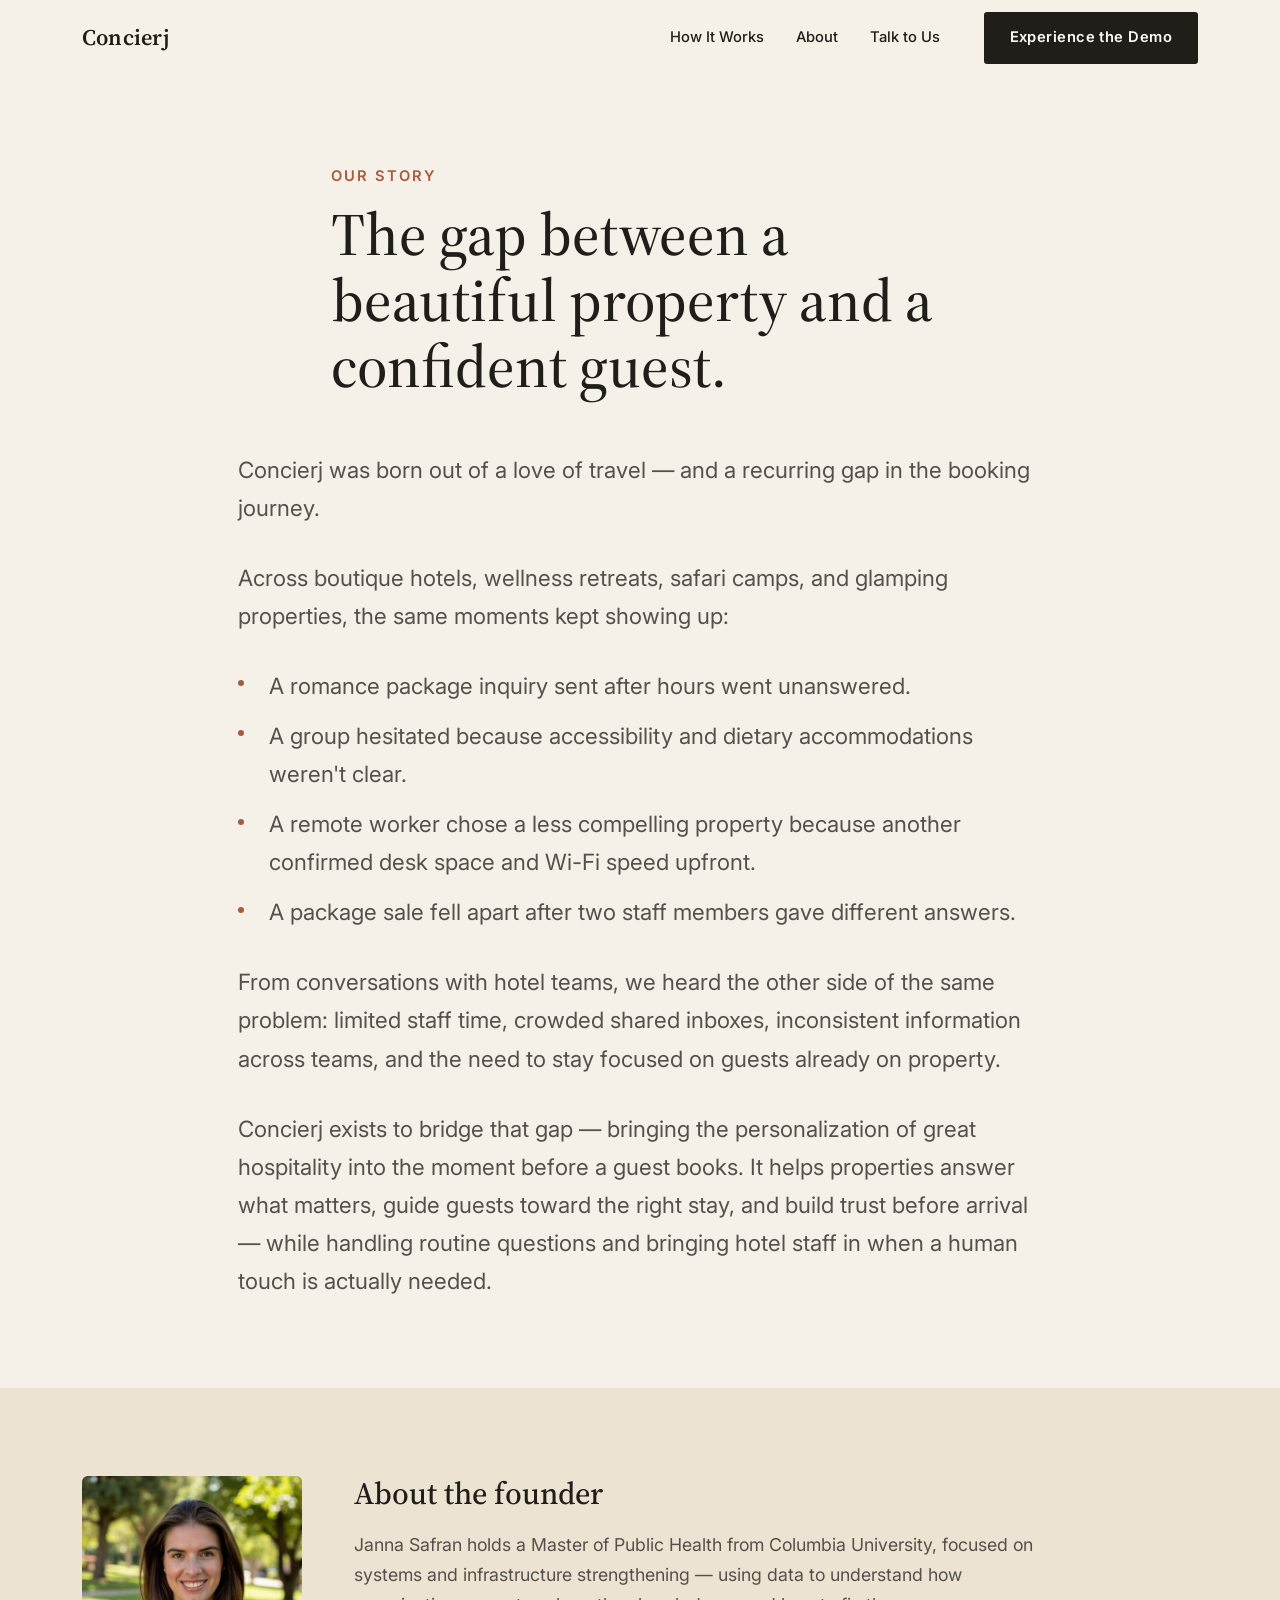
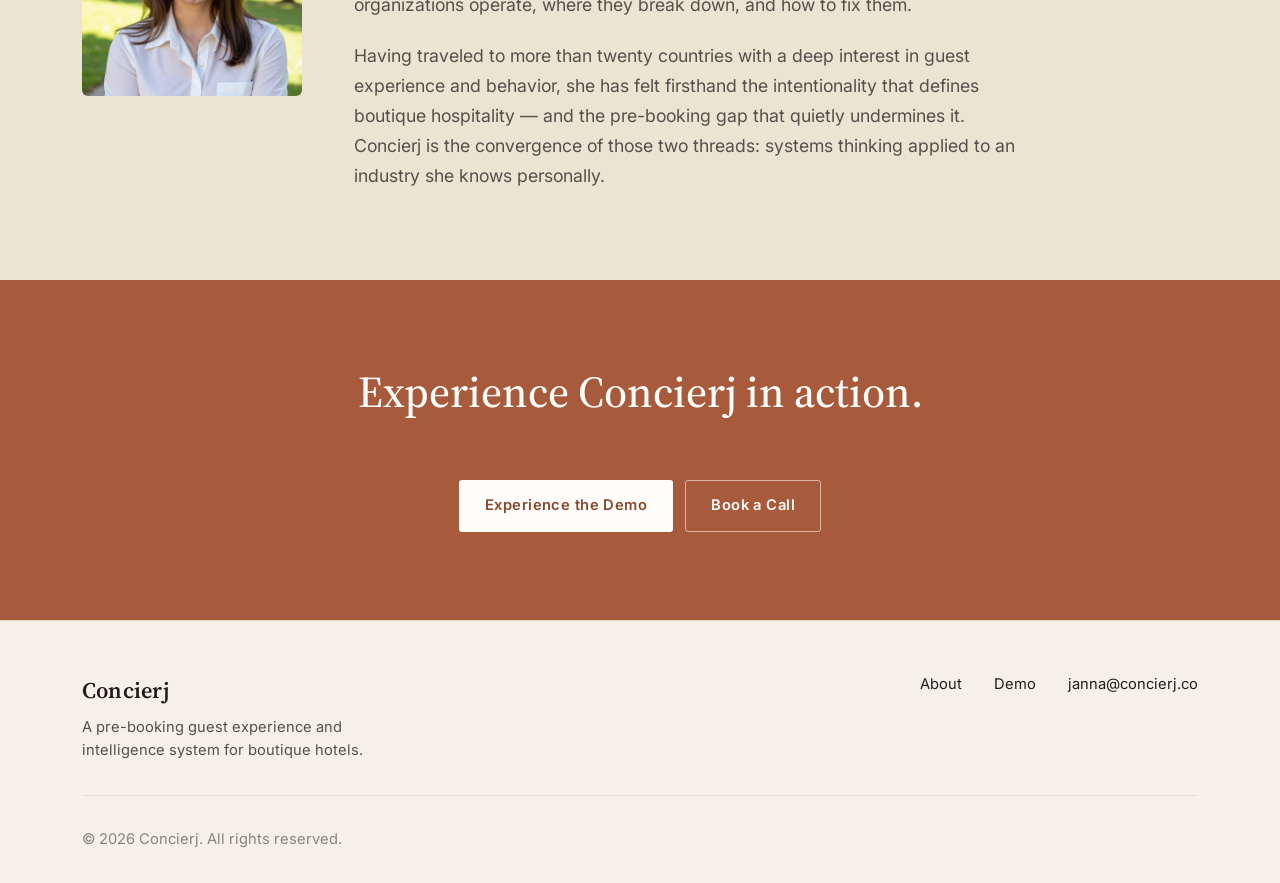
<file: about.html>
<!doctype html>
<html lang="en">
<head>
  <meta charset="UTF-8" />
  <meta name="viewport" content="width=device-width, initial-scale=1" />
  <title>About | Concierj</title>
  <meta name="description" content="Concierj was built to close the infrastructure gap underneath boutique hospitality — the questions, hesitations, and after-hours moments that decide whether a booking happens at all." />
  <link rel="canonical" href="https://concierj.co/about.html" />

  <meta property="og:type" content="website" />
  <meta property="og:site_name" content="Concierj" />
  <meta property="og:title" content="About | Concierj" />
  <meta property="og:description" content="Concierj was built to close the infrastructure gap underneath boutique hospitality." />
  <meta property="og:url" content="https://concierj.co/about.html" />
  <meta property="og:image" content="https://concierj.co/assets/images/concierj/hero-corridor.jpg" />
  <meta name="twitter:card" content="summary_large_image" />

  <link rel="icon" href="/assets/icons/favicon.svg" type="image/svg+xml" />
  <link rel="preconnect" href="https://fonts.googleapis.com" />
  <link rel="preconnect" href="https://fonts.gstatic.com" crossorigin />
  <link href="https://fonts.googleapis.com/css2?family=Source+Serif+4:opsz,wght@8..60,400;8..60,500;8..60,600&family=Inter:wght@400;500;600;700&display=swap" rel="stylesheet" />

  <link rel="stylesheet" href="/styles/tokens.css" />
  <link rel="stylesheet" href="/styles/base.css" />
  <link rel="stylesheet" href="/styles/home.css" />
  <style>
    .about-hero { padding-block: var(--space-xl) var(--space-l); max-width: var(--text-max); }
    .about-hero h1 { font-size: var(--step-4); }
    .about-body { max-width: var(--text-max); display: grid; gap: var(--space-m); font-size: var(--step-1); color: var(--ink-soft); padding-bottom: var(--space-xl); }
    .about-body p { line-height: 1.7; }
    .about-list { display: grid; gap: var(--space-xs); margin: 0; }
    .about-list li { position: relative; padding-left: 1.4em; line-height: 1.7; }
    .about-list li::before {
      content: "";
      position: absolute; left: 0; top: 0.6em;
      width: 6px; height: 6px;
      background: var(--accent);
      border-radius: 50%;
    }
    .founder { background: var(--sand-deep); padding: var(--space-xl) 0; }
    .founder .wrap { max-width: var(--content-max); }
    .founder__row { display: grid; grid-template-columns: 220px 1fr; gap: var(--space-l); align-items: start; }
    .founder__photo { width: 220px; height: 220px; object-fit: cover; border-radius: 6px; }
    .founder h2 { font-size: var(--step-2); margin-bottom: var(--space-s); }
    .founder p { color: var(--ink-soft); font-size: var(--step-0); line-height: 1.7; max-width: var(--text-max); }
    .founder p + p { margin-top: var(--space-s); }
    @media (max-width: 640px) {
      .founder__row { grid-template-columns: 1fr; }
      .founder__photo { width: 140px; height: 140px; }
    }
  </style>
</head>
<body>
  <a class="skip-link" href="#main">Skip to content</a>

  <header class="site-header" data-site-header>
    <div class="wrap site-header__row">
      <a class="wordmark" href="/">Concierj</a>
      <nav class="site-nav" data-nav-menu id="site-nav">
        <a href="/#consideration">How It Works</a>
        <a href="/about.html">About</a>
        <a href="https://calendly.com/janna-concierj/30min">Talk to Us</a>
        <a class="btn btn-primary nav-cta" href="/demo/">Experience the Demo</a>
      </nav>
      <button class="nav-toggle" data-nav-toggle aria-expanded="false" aria-controls="site-nav">
        <span class="visually-hidden">Menu</span>
        <span aria-hidden="true"></span>
      </button>
    </div>
  </header>

  <main id="main">
    <section class="wrap about-hero">
      <p class="eyebrow">Our story</p>
      <h1>The gap between a beautiful property and a confident guest.</h1>
    </section>

    <section class="wrap about-body">
      <p>Concierj was born out of a love of travel — and a recurring gap in the booking journey.</p>
      <p>Across boutique hotels, wellness retreats, safari camps, and glamping properties, the same moments kept showing up:</p>
      <ul class="about-list">
        <li>A romance package inquiry sent after hours went unanswered.</li>
        <li>A group hesitated because accessibility and dietary accommodations weren't clear.</li>
        <li>A remote worker chose a less compelling property because another confirmed desk space and Wi-Fi speed upfront.</li>
        <li>A package sale fell apart after two staff members gave different answers.</li>
      </ul>
      <p>From conversations with hotel teams, we heard the other side of the same problem: limited staff time, crowded shared inboxes, inconsistent information across teams, and the need to stay focused on guests already on property.</p>
      <p>Concierj exists to bridge that gap — bringing the personalization of great hospitality into the moment before a guest books. It helps properties answer what matters, guide guests toward the right stay, and build trust before arrival — while handling routine questions and bringing hotel staff in when a human touch is actually needed.</p>
    </section>

    <section class="founder">
      <div class="wrap founder__row">
        <img class="founder__photo" src="/assets/images/concierj/janna-safran-founder.jpg" alt="Janna Safran, founder of Concierj" width="220" height="220" />
        <div>
          <h2>About the founder</h2>
          <p>Janna Safran holds a Master of Public Health from Columbia University, focused on systems and infrastructure strengthening — using data to understand how organizations operate, where they break down, and how to fix them.</p>
          <p>Having traveled to more than twenty countries with a deep interest in guest experience and behavior, she has felt firsthand the intentionality that defines boutique hospitality — and the pre-booking gap that quietly undermines it. Concierj is the convergence of those two threads: systems thinking applied to an industry she knows personally.</p>
        </div>
      </div>
    </section>

    <section class="cta-final">
      <div class="wrap cta-final__inner" data-reveal>
        <h2>Experience Concierj in action.</h2>
        <div class="hero__ctas">
          <a class="btn btn-on-dark" href="/demo/">Experience the Demo</a>
          <a class="btn btn-ghost-on-dark" href="https://calendly.com/janna-concierj/30min">Book a Call</a>
        </div>
      </div>
    </section>
  </main>

  <footer class="site-footer">
    <div class="wrap site-footer__row">
      <div>
        <p class="wordmark wordmark--footer">Concierj</p>
        <p class="site-footer__tagline">A pre-booking guest experience and intelligence system for boutique hotels.</p>
      </div>
      <nav class="site-footer__nav">
        <a href="/about.html">About</a>
        <a href="/demo/">Demo</a>
        <a href="mailto:janna@concierj.co">janna@concierj.co</a>
      </nav>
    </div>
    <div class="wrap">
      <p class="site-footer__copy">© 2026 Concierj. All rights reserved.</p>
    </div>
  </footer>

  <script src="/scripts/nav.js"></script>
</body>
</html>
</file>
<file: styles/tokens.css>
/* ============================================================
   Concierj — Design Tokens
   Shared across the Concierj marketing site and the Azure Bluff
   demo environment. Azure Bluff overrides a subset of these in
   demo.css to read as a related-but-distinct hotel brand.
   ============================================================ */

:root {
  /* Concierj palette — warm, editorial, hospitality-first */
  --ink: #211d18;
  --ink-soft: #55504a;
  --ink-faint: #8a8378;
  --sand: #f6f1e8;
  --sand-deep: #ece3d3;
  --paper: #fffdf9;
  --accent: #a85a3c;
  --accent-dark: #8a4830;
  --accent-soft: #e9d4c4;
  --line: #ddd2bd;
  --line-soft: #e8e0d1;

  /* Type */
  --font-display: "Source Serif 4", "Iowan Old Style", Georgia, serif;
  --font-body: "Inter", -apple-system, BlinkMacSystemFont, "Segoe UI", sans-serif;

  --step--1: clamp(0.83rem, 0.8rem + 0.15vw, 0.92rem);
  --step-0: clamp(1rem, 0.95rem + 0.2vw, 1.125rem);
  --step-1: clamp(1.2rem, 1.1rem + 0.4vw, 1.4rem);
  --step-2: clamp(1.5rem, 1.3rem + 0.8vw, 1.95rem);
  --step-3: clamp(1.9rem, 1.5rem + 1.6vw, 2.75rem);
  --step-4: clamp(2.4rem, 1.8rem + 2.6vw, 3.75rem);
  --step-5: clamp(3rem, 2.1rem + 4vw, 5rem);

  /* Space */
  --space-2xs: 0.4rem;
  --space-xs: 0.75rem;
  --space-s: 1.25rem;
  --space-m: 2rem;
  --space-l: 3.25rem;
  --space-xl: 5.5rem;
  --space-2xl: 8.5rem;

  /* Layout */
  --content-max: 1180px;
  --text-max: 62ch;
  --radius: 3px;
  --ease: cubic-bezier(0.22, 0.61, 0.36, 1);
  --dur: 0.6s;
}
</file>
<file: styles/base.css>
/* ============================================================
   Base reset + shared primitives (buttons, links, layout utils)
   ============================================================ */

*, *::before, *::after { box-sizing: border-box; }
html { scroll-behavior: smooth; }
@media (prefers-reduced-motion: reduce) {
  html { scroll-behavior: auto; }
  *, *::before, *::after {
    animation-duration: 0.01ms !important;
    animation-iteration-count: 1 !important;
    transition-duration: 0.01ms !important;
    scroll-behavior: auto !important;
  }
}

body {
  margin: 0;
  background: var(--sand);
  color: var(--ink);
  font-family: var(--font-body);
  font-size: var(--step-0);
  line-height: 1.6;
  -webkit-font-smoothing: antialiased;
}

img { max-width: 100%; height: auto; display: block; }
h1, h2, h3, h4 { font-family: var(--font-display); font-weight: 500; line-height: 1.1; margin: 0; }
p { margin: 0; }
a { color: inherit; text-decoration: none; }
button { font-family: inherit; }
ul { margin: 0; padding: 0; list-style: none; }

.wrap {
  max-width: var(--content-max);
  margin-inline: auto;
  padding-inline: var(--space-s);
}

@media (min-width: 640px) {
  .wrap { padding-inline: var(--space-m); }
}

.eyebrow {
  font-size: var(--step--1);
  letter-spacing: 0.14em;
  text-transform: uppercase;
  color: var(--accent);
  font-weight: 600;
}

.btn {
  display: inline-flex;
  align-items: center;
  gap: 0.5em;
  padding: 0.9em 1.7em;
  border-radius: var(--radius);
  font-size: var(--step--1);
  letter-spacing: 0.03em;
  font-weight: 600;
  border: 1px solid transparent;
  cursor: pointer;
  transition: transform var(--dur) var(--ease), background var(--dur) var(--ease), color var(--dur) var(--ease), border-color var(--dur) var(--ease);
  white-space: nowrap;
}
.btn:hover { transform: translateY(-1px); }

.btn-primary {
  background: var(--ink);
  color: var(--paper);
}
.btn-primary:hover { background: var(--accent-dark); }

.btn-ghost {
  background: transparent;
  color: var(--ink);
  border-color: var(--ink);
}
.btn-ghost:hover { background: var(--ink); color: var(--paper); }

.btn-on-dark {
  background: var(--paper);
  color: var(--ink);
}
.btn-on-dark:hover { background: var(--accent-soft); }

.btn-ghost-on-dark {
  background: transparent;
  color: var(--paper);
  border-color: rgba(255,255,255,0.55);
}
.btn-ghost-on-dark:hover { border-color: var(--paper); background: rgba(255,255,255,0.1); }

.visually-hidden {
  position: absolute;
  width: 1px; height: 1px;
  overflow: hidden;
  clip: rect(0 0 0 0);
  white-space: nowrap;
}

.skip-link {
  position: absolute;
  left: 1rem; top: -6rem;
  background: var(--ink);
  color: var(--paper);
  padding: 0.7em 1.2em;
  z-index: 100;
  white-space: nowrap;
  transition: top 0.2s ease;
  border-radius: var(--radius);
}
.skip-link:focus { top: 1rem; }

/* Scroll reveal */
[data-reveal] {
  opacity: 0;
  transform: translateY(18px);
  transition: opacity 0.8s var(--ease), transform 0.8s var(--ease);
}
[data-reveal].is-visible {
  opacity: 1;
  transform: translateY(0);
}
</file>
<file: styles/home.css>
/* ============================================================
   Concierj marketing site — layout & components
   ============================================================ */

/* ---- Header ---- */
.site-header {
  position: sticky;
  top: 0;
  z-index: 50;
  background: rgba(246, 241, 232, 0.85);
  backdrop-filter: saturate(140%) blur(10px);
  border-bottom: 1px solid transparent;
  transition: border-color var(--dur) var(--ease), background var(--dur) var(--ease);
}
.site-header.is-scrolled {
  border-bottom-color: var(--line);
  background: rgba(246, 241, 232, 0.96);
}
.site-header__row {
  display: flex;
  align-items: center;
  justify-content: space-between;
  padding-block: var(--space-xs);
}
.wordmark {
  font-family: var(--font-display);
  font-size: var(--step-1);
  font-weight: 600;
  letter-spacing: 0.01em;
}
.site-nav {
  display: flex;
  align-items: center;
  gap: var(--space-m);
  font-size: var(--step--1);
  font-weight: 500;
}
.site-nav a:not(.btn):hover { color: var(--accent); }
.nav-cta { margin-left: var(--space-xs); }

.nav-toggle {
  display: none;
  width: 40px; height: 40px;
  border: none;
  background: none;
  position: relative;
  cursor: pointer;
}
.nav-toggle span[aria-hidden] {
  position: absolute; inset: 0;
  margin: auto;
  width: 22px; height: 2px;
  background: var(--ink);
}
.nav-toggle span[aria-hidden]::before,
.nav-toggle span[aria-hidden]::after {
  content: "";
  position: absolute;
  left: 0; width: 22px; height: 2px;
  background: var(--ink);
}
.nav-toggle span[aria-hidden]::before { top: -7px; }
.nav-toggle span[aria-hidden]::after { top: 7px; }

@media (max-width: 880px) {
  .nav-toggle { display: block; }
  .site-nav {
    position: fixed;
    inset: 0 0 0 30%;
    flex-direction: column;
    justify-content: center;
    align-items: flex-start;
    gap: var(--space-m);
    padding: var(--space-l);
    background: var(--paper);
    transform: translateX(100%);
    transition: transform var(--dur) var(--ease);
    font-size: var(--step-1);
  }
  .site-nav.is-open { transform: translateX(0); }
  body.nav-open { overflow: hidden; }
  .nav-cta { margin-left: 0; }
}

/* ---- Hero ---- */
.hero { padding-block: var(--space-l) var(--space-xl); }
.hero__row {
  display: grid;
  grid-template-columns: 1.05fr 0.95fr;
  gap: var(--space-l);
  align-items: center;
}
.hero__copy h1 { font-size: var(--step-4); letter-spacing: -0.01em; }
.hero__sub {
  margin-top: var(--space-s);
  max-width: 46ch;
  color: var(--ink-soft);
  font-size: var(--step-1);
}
.hero__ctas { display: flex; flex-wrap: wrap; gap: var(--space-xs); margin-top: var(--space-m); }
.eyebrow { display: block; margin-bottom: var(--space-xs); }
.hero__media img {
  border-radius: var(--radius);
  aspect-ratio: 4 / 5;
  object-fit: cover;
  box-shadow: 0 30px 60px -30px rgba(33, 29, 24, 0.35);
}

@media (max-width: 880px) {
  .hero__row { grid-template-columns: 1fr; }
  .hero__media { order: -1; }
  .hero__media img { aspect-ratio: 16/11; }
}

/* ---- Generic sections ---- */
.section { padding-block: var(--space-xl); }
.section--sand { background: var(--sand-deep); }
.section__head { max-width: 58ch; }
.section__head h2 { font-size: var(--step-3); letter-spacing: -0.01em; }
.section__lede { margin-top: var(--space-s); color: var(--ink-soft); font-size: var(--step-1); }
.section__note {
  margin-top: var(--space-l);
  max-width: var(--text-max);
  font-family: var(--font-display);
  font-size: var(--step-2);
  line-height: 1.35;
}

/* ---- Problem: compare columns ---- */
.compare {
  margin-top: var(--space-l);
  display: grid;
  grid-template-columns: 1fr 1fr;
  gap: var(--space-m);
}
.compare__col {
  background: var(--paper);
  border: 1px solid var(--line);
  border-radius: var(--radius);
  padding: var(--space-m);
}
.compare__col--muted { background: transparent; border-style: dashed; }
.compare__label {
  font-family: var(--font-display);
  font-size: var(--step-1);
  margin-bottom: var(--space-s);
}
.compare__list { display: grid; gap: var(--space-xs); }
.compare__list li {
  position: relative;
  padding-left: 1.4em;
  color: var(--ink-soft);
}
.compare__list li::before {
  content: "";
  position: absolute; left: 0; top: 0.55em;
  width: 6px; height: 6px;
  background: var(--accent);
  border-radius: 50%;
}
.compare__col--muted .compare__list li::before { background: var(--ink-faint); }

@media (max-width: 780px) {
  .compare { grid-template-columns: 1fr; }
}

/* ---- Consideration flow ---- */
.flow {
  margin-top: var(--space-l);
  display: grid;
  grid-template-columns: repeat(5, 1fr);
  gap: var(--space-s);
  counter-reset: flow;
}
.flow__step {
  display: flex;
  flex-direction: column;
  gap: var(--space-2xs);
  padding: var(--space-m) var(--space-s);
  border-top: 3px solid var(--line);
  position: relative;
}
.flow__step--active { border-top-color: var(--accent); }
.flow__index { font-family: var(--font-display); font-size: var(--step-1); color: var(--ink-faint); }
.flow__step--active .flow__index { color: var(--accent); }
.flow__label { font-family: var(--font-display); font-size: var(--step-1); }
.flow__label em { color: var(--accent); font-style: normal; }
.flow__desc { color: var(--ink-soft); font-size: var(--step--1); }

@media (max-width: 1180px) {
  .flow { grid-template-columns: repeat(3, 1fr); }
}

@media (max-width: 880px) {
  .flow { grid-template-columns: 1fr; }
  .flow__step { border-top: none; border-left: 3px solid var(--line); padding-left: var(--space-m); }
  .flow__step--active { border-left-color: var(--accent); }
}

/* ---- Plan My Stay ---- */
.plan { background: var(--ink); color: var(--sand); }
.plan .eyebrow { color: var(--accent-soft); }
.plan h2 { color: var(--paper); font-size: var(--step-3); }
.plan .section__lede { color: rgba(246,241,232,0.75); }
.plan__note {
  margin-top: var(--space-m);
  font-family: var(--font-display);
  font-size: var(--step-1);
  color: var(--paper);
  border-left: 2px solid var(--accent);
  padding-left: var(--space-s);
}
.plan__row {
  display: grid;
  grid-template-columns: 1fr 1fr;
  gap: var(--space-xl);
  align-items: center;
}

.chat__window {
  background: var(--paper);
  color: var(--ink);
  border-radius: 10px;
  overflow: hidden;
  box-shadow: 0 40px 80px -30px rgba(0,0,0,0.5);
}
.chat__header {
  display: flex; align-items: center; gap: 0.6em;
  padding: var(--space-s) var(--space-m);
  border-bottom: 1px solid var(--line);
  font-weight: 600;
  font-size: var(--step--1);
}
.chat__dot { width: 8px; height: 8px; border-radius: 50%; background: #6f9a72; display: inline-block; }
.chat__body {
  padding: var(--space-m);
  min-height: 380px;
  display: flex;
  flex-direction: column;
  gap: var(--space-s);
}

.bubble {
  max-width: 88%;
  padding: 0.75em 1em;
  border-radius: 12px;
  font-size: var(--step--1);
  line-height: 1.5;
  opacity: 0;
  transform: translateY(8px);
  animation: bubble-in 0.5s var(--ease) forwards;
}
@keyframes bubble-in { to { opacity: 1; transform: translateY(0); } }

.bubble--bot {
  background: var(--sand-deep);
  align-self: flex-start;
  border-bottom-left-radius: 3px;
}
.bubble--guest {
  background: var(--ink);
  color: var(--paper);
  align-self: flex-end;
  border-bottom-right-radius: 3px;
}
.bubble--card {
  align-self: flex-start;
  background: var(--paper);
  border: 1px solid var(--line);
  border-radius: 10px;
  padding: 1em;
  width: 100%;
  max-width: 100%;
}
.bubble--card .card-title { font-family: var(--font-display); font-size: var(--step-0); margin-bottom: 0.3em; }
.bubble--card .card-line { color: var(--ink-soft); font-size: var(--step--1); margin-top: 0.2em; }

.typing-dots { display: inline-flex; gap: 4px; align-self: flex-start; padding: 0.6em 1em; }
.typing-dots span {
  width: 6px; height: 6px; border-radius: 50%;
  background: var(--ink-faint);
  animation: typing-bounce 1s infinite ease-in-out;
}
.typing-dots span:nth-child(2) { animation-delay: 0.15s; }
.typing-dots span:nth-child(3) { animation-delay: 0.3s; }
@keyframes typing-bounce { 0%, 60%, 100% { transform: translateY(0); opacity: 0.5; } 30% { transform: translateY(-4px); opacity: 1; } }

@media (max-width: 880px) {
  .plan__row { grid-template-columns: 1fr; gap: var(--space-l); }
}

/* ---- Outcomes ---- */
.outcomes {
  margin-top: var(--space-l);
  display: grid;
  grid-template-columns: repeat(3, 1fr);
  gap: var(--space-m);
}
.outcome-card {
  background: var(--paper);
  border: 1px solid var(--line);
  border-radius: var(--radius);
  padding: var(--space-m);
  display: flex;
  flex-direction: column;
  gap: var(--space-xs);
}
.outcome-card__for {
  font-size: var(--step--1);
  text-transform: uppercase;
  letter-spacing: 0.1em;
  color: var(--accent);
  font-weight: 600;
}
.outcome-card__mock {
  background: var(--sand-deep);
  border-radius: 6px;
  padding: var(--space-s);
  margin-block: var(--space-xs);
}
.mock-title { font-family: var(--font-display); font-size: var(--step-0); }
.mock-line { font-size: var(--step--1); color: var(--ink-soft); margin-top: 0.25em; }
.outcome-card h3 { font-size: var(--step-1); }
.outcome-card p { color: var(--ink-soft); font-size: var(--step--1); }

@media (max-width: 880px) {
  .outcomes { grid-template-columns: 1fr; }
}

/* ---- Guest intelligence tags ---- */
.tags {
  margin-top: var(--space-l);
  display: flex;
  flex-wrap: wrap;
  gap: var(--space-xs);
}
.tags li {
  border: 1px solid var(--line);
  border-radius: 999px;
  padding: 0.6em 1.1em;
  font-size: var(--step--1);
  color: var(--ink-soft);
}

/* ---- Final CTA ---- */
.cta-final {
  background: var(--accent);
  color: var(--paper);
  padding-block: var(--space-xl);
  text-align: center;
}
.cta-final__inner { display: flex; flex-direction: column; align-items: center; gap: var(--space-m); }
.cta-final__heading { display: flex; flex-direction: column; align-items: center; gap: var(--space-xs); }
.cta-final h2 { font-size: var(--step-3); color: var(--paper); }
.cta-final__sub { font-size: var(--step--1); color: rgba(255, 255, 255, 0.75); }
.cta-final .btn-on-dark { color: var(--accent-dark); }

/* ---- Footer ---- */
.site-footer { padding-block: var(--space-l) var(--space-m); border-top: 1px solid var(--line); }
.site-footer__row {
  display: flex;
  justify-content: space-between;
  gap: var(--space-m);
  flex-wrap: wrap;
  padding-bottom: var(--space-m);
}
.wordmark--footer { font-size: var(--step-1); margin-bottom: 0.3em; }
.site-footer__tagline { color: var(--ink-soft); max-width: 38ch; font-size: var(--step--1); }
.site-footer__nav { display: flex; gap: var(--space-m); font-size: var(--step--1); align-self: start; }
.site-footer__nav a:hover { color: var(--accent); }
.site-footer__copy { color: var(--ink-faint); font-size: var(--step--1); padding-top: var(--space-m); border-top: 1px solid var(--line-soft); }
</file>
<file: styles/demo.css>
/* ============================================================
   Azure Bluff — fictional demo property.
   Overrides the shared tokens to read as a related-but-distinct
   coastal hotel brand: deeper ocean ink, brass accent, warmer sand.
   ============================================================ */

:root {
  --ab-ink: #16302c;
  --ab-ink-soft: #40534e;
  --ab-sand: #f3ede0;
  --ab-sand-deep: #e8dfc9;
  --ab-paper: #fffdf8;
  --ab-brass: #a67c3d;
  --ab-brass-dark: #8a6530;
  --ab-line: #d9cfb4;
  --ab-font-display: "Cormorant Garamond", "Source Serif 4", Georgia, serif;
}

body.ab {
  background: var(--ab-sand);
  color: var(--ab-ink);
}
.ab h1, .ab h2, .ab h3, .ab .ab-logo { font-family: var(--ab-font-display); }

/* ---- Demo disclosure banner ---- */
.demo-banner {
  background: var(--ab-ink);
  color: var(--ab-sand);
  font-size: var(--step--1);
  text-align: center;
  padding: 0.6em 1em;
  position: relative;
  z-index: 60;
}
.demo-banner a { text-decoration: underline; text-underline-offset: 2px; }
.demo-banner a:hover { color: var(--ab-brass); }

/* ---- Header ---- */
.ab-header {
  position: sticky;
  top: 0;
  z-index: 50;
  background: rgba(243, 237, 224, 0.9);
  backdrop-filter: saturate(140%) blur(10px);
  border-bottom: 1px solid transparent;
  transition: border-color var(--dur) var(--ease), background var(--dur) var(--ease);
}
.ab-header.is-scrolled { border-bottom-color: var(--ab-line); background: rgba(243, 237, 224, 0.98); }
.ab-header__row { display: flex; align-items: center; justify-content: space-between; padding-block: var(--space-xs); }
.ab-logo { font-size: var(--step-2); font-weight: 600; letter-spacing: 0.02em; }
.ab-nav { display: flex; align-items: center; gap: var(--space-m); font-size: var(--step--1); letter-spacing: 0.04em; text-transform: uppercase; font-weight: 600; }
.ab-nav a:not(.btn):hover { color: var(--ab-brass-dark); }

.ab .btn-primary { background: var(--ab-ink); color: var(--ab-paper); }
.ab .btn-primary:hover { background: var(--ab-brass-dark); }
.ab .btn-ghost { border-color: var(--ab-ink); color: var(--ab-ink); }
.ab .btn-ghost:hover { background: var(--ab-ink); color: var(--ab-paper); }
.ab .btn-on-dark { background: var(--ab-paper); color: var(--ab-ink); }
.ab .btn-on-dark:hover { background: var(--ab-sand-deep); }
.ab .btn-ghost-on-dark { color: var(--ab-paper); border-color: rgba(255,255,255,0.55); }
.ab .btn-ghost-on-dark:hover { border-color: var(--ab-paper); background: rgba(255,255,255,0.1); }

.ab-nav-toggle {
  display: none; width: 40px; height: 40px; border: none; background: none; position: relative; cursor: pointer;
}
.ab-nav-toggle span[aria-hidden] { position: absolute; inset: 0; margin: auto; width: 22px; height: 2px; background: var(--ab-ink); }
.ab-nav-toggle span[aria-hidden]::before, .ab-nav-toggle span[aria-hidden]::after { content: ""; position: absolute; left: 0; width: 22px; height: 2px; background: var(--ab-ink); }
.ab-nav-toggle span[aria-hidden]::before { top: -7px; }
.ab-nav-toggle span[aria-hidden]::after { top: 7px; }

@media (max-width: 900px) {
  .ab-nav-toggle { display: block; }
  .ab-nav {
    position: fixed; inset: 0 0 0 26%;
    flex-direction: column; justify-content: center; align-items: flex-start;
    gap: var(--space-m); padding: var(--space-l);
    background: var(--ab-paper);
    transform: translateX(100%);
    transition: transform var(--dur) var(--ease);
    font-size: var(--step-0);
  }
  .ab-nav.is-open { transform: translateX(0); }
}

/* ---- Hero ---- */
.ab-hero { position: relative; min-height: 88vh; display: flex; align-items: flex-end; }
.ab-hero__bg {
  position: absolute; inset: 0;
  background-size: cover; background-position: center;
}
.ab-hero__bg::after {
  content: "";
  position: absolute; inset: 0;
  background: linear-gradient(180deg, rgba(22,48,44,0.15) 0%, rgba(22,48,44,0.75) 100%);
}
.ab-hero__content {
  position: relative;
  color: var(--ab-paper);
  padding-block: var(--space-xl) var(--space-l);
  width: 100%;
}
.ab-hero__eyebrow { letter-spacing: 0.2em; text-transform: uppercase; font-size: var(--step--1); color: var(--ab-sand-deep); margin-bottom: var(--space-s); }
.ab-hero h1 { font-size: var(--step-5); font-weight: 500; max-width: 16ch; }
.ab-hero p.ab-hero__sub { margin-top: var(--space-s); max-width: 48ch; font-size: var(--step-1); color: rgba(255,255,255,0.88); }

.ab-search {
  margin-top: var(--space-l);
  background: rgba(255,253,248,0.95);
  color: var(--ab-ink);
  border-radius: 8px;
  padding: var(--space-s);
  display: grid;
  grid-template-columns: 1fr 1fr 1fr auto;
  gap: var(--space-s);
  max-width: 780px;
  box-shadow: 0 30px 60px -25px rgba(0,0,0,0.5);
}
.ab-search__field { display: flex; flex-direction: column; gap: 0.2em; }
.ab-search__field label { font-size: 0.72rem; text-transform: uppercase; letter-spacing: 0.08em; color: var(--ab-ink-soft); }
.ab-search__field input { border: none; background: transparent; font-family: var(--font-body); font-size: var(--step--1); color: var(--ab-ink); padding: 0.2em 0; }
.ab-search__field input:focus { outline: none; }
.ab-search .btn { align-self: end; }

@media (max-width: 780px) {
  .ab-search { grid-template-columns: 1fr 1fr; }
  .ab-hero h1 { font-size: var(--step-4); }
}

/* ---- Sections ---- */
.ab-section { padding-block: var(--space-xl); }
.ab-section--deep { background: var(--ab-sand-deep); }
.ab-section__head { max-width: 60ch; }
.ab-section__head .eyebrow { color: var(--ab-brass-dark); }
.ab-section__head h2 { font-size: var(--step-3); }
.ab-section__lede { margin-top: var(--space-s); color: var(--ab-ink-soft); font-size: var(--step-1); max-width: 60ch; }

/* ---- Room / experience / dining grid cards ---- */
.grid-3 { margin-top: var(--space-l); display: grid; grid-template-columns: repeat(3, 1fr); gap: var(--space-m); }
.grid-5 { margin-top: var(--space-l); display: grid; grid-template-columns: repeat(5, 1fr); gap: var(--space-s); }

.stay-card, .exp-card { display: flex; flex-direction: column; }
.stay-card__img, .exp-card__img {
  aspect-ratio: 4/5;
  background-size: cover;
  background-position: center;
  border-radius: 6px;
  margin-bottom: var(--space-s);
}
.exp-card__img { aspect-ratio: 3/4; }
.stay-card h3, .exp-card h3 { font-size: var(--step-1); margin-bottom: 0.3em; }
.stay-card__meta { font-size: var(--step--1); text-transform: uppercase; letter-spacing: 0.06em; color: var(--ab-brass-dark); margin-bottom: 0.4em; }
.stay-card p, .exp-card p { color: var(--ab-ink-soft); font-size: var(--step--1); }
.stay-card__price { margin-top: var(--space-xs); font-weight: 600; }

@media (max-width: 980px) { .grid-3 { grid-template-columns: repeat(2, 1fr); } .grid-5 { grid-template-columns: repeat(3, 1fr); } }
@media (max-width: 640px) { .grid-3 { grid-template-columns: 1fr; } .grid-5 { grid-template-columns: repeat(2, 1fr); } }

/* ---- Dining feature ---- */
.dine-feature { display: grid; grid-template-columns: 1fr 1fr; gap: var(--space-l); align-items: center; }
.dine-feature__img { aspect-ratio: 5/4; background-size: cover; background-position: center; border-radius: 6px; }
.dine-feature h3 { font-size: var(--step-2); margin-bottom: var(--space-xs); }
.dine-feature p { color: var(--ab-ink-soft); }
.dine-feature + .dine-feature { margin-top: var(--space-l); }
.dine-feature:nth-of-type(even) .dine-feature__img { order: 2; }

@media (max-width: 780px) {
  .dine-feature { grid-template-columns: 1fr; }
  .dine-feature:nth-of-type(even) .dine-feature__img { order: 0; }
}

/* ---- Wellness ---- */
.wellness-row { display: grid; grid-template-columns: 1.1fr 0.9fr; gap: var(--space-l); align-items: center; }
.wellness-row__img { aspect-ratio: 4/5; background-size: cover; background-position: center; border-radius: 6px; }
@media (max-width: 780px) { .wellness-row { grid-template-columns: 1fr; } }

/* ---- Location / story ---- */
.story-row { display: grid; grid-template-columns: 0.9fr 1.1fr; gap: var(--space-l); align-items: center; }
.story-row__img { aspect-ratio: 5/4; background-size: cover; background-position: center; border-radius: 6px; }
@media (max-width: 780px) { .story-row { grid-template-columns: 1fr; } }

/* ---- Footer ---- */
.ab-footer { background: var(--ab-ink); color: var(--ab-sand); padding-block: var(--space-xl) var(--space-m); }
.ab-footer__row { display: grid; grid-template-columns: 1.3fr 1fr 1fr; gap: var(--space-l); padding-bottom: var(--space-l); border-bottom: 1px solid rgba(255,255,255,0.15); }
.ab-footer h4 { font-size: var(--step--1); text-transform: uppercase; letter-spacing: 0.1em; color: var(--ab-sand-deep); margin-bottom: var(--space-s); font-family: var(--font-body); }
.ab-footer p, .ab-footer a { color: rgba(243,237,224,0.75); font-size: var(--step--1); }
.ab-footer ul { display: grid; gap: 0.6em; }
.ab-footer a:hover { color: var(--ab-paper); }
.ab-footer__copy { padding-top: var(--space-m); font-size: var(--step--1); color: rgba(243,237,224,0.5); display: flex; justify-content: space-between; flex-wrap: wrap; gap: var(--space-xs); }

@media (max-width: 780px) { .ab-footer__row { grid-template-columns: 1fr; } }
</file>
<file: styles/widget.css>
/* ============================================================
   ConcierjWidget — reusable chat launcher + panel component.
   This is a PLACEHOLDER UI shell. The real Concierj chat product
   gets embedded inside [data-concierj-body] later without
   touching this markup or the launcher.
   ============================================================ */

.concierj-widget-launcher {
  position: fixed;
  right: var(--space-m);
  bottom: var(--space-m);
  z-index: 90;
  display: inline-flex;
  align-items: center;
  gap: 0.6em;
  padding: 0.9em 1.4em;
  background: var(--ab-ink, var(--ink));
  color: var(--ab-paper, var(--paper));
  border: none;
  border-radius: 999px;
  font-family: var(--font-body);
  font-size: var(--step--1);
  font-weight: 600;
  letter-spacing: 0.01em;
  cursor: pointer;
  box-shadow: 0 18px 40px -14px rgba(0,0,0,0.45);
  transition: transform 0.3s var(--ease), background 0.3s var(--ease);
}
.concierj-widget-launcher:hover { transform: translateY(-2px); background: var(--ab-brass-dark, var(--accent-dark)); }
.concierj-widget-launcher__dot {
  width: 8px; height: 8px; border-radius: 50%;
  background: #8fd0a0;
  box-shadow: 0 0 0 3px rgba(143,208,160,0.25);
}
.concierj-widget-launcher.is-hidden { transform: translateY(120%); opacity: 0; pointer-events: none; }

.concierj-widget-panel {
  position: fixed;
  z-index: 95;
  right: var(--space-m);
  bottom: var(--space-m);
  width: min(420px, calc(100vw - 2 * var(--space-m)));
  height: min(640px, calc(100vh - 2 * var(--space-m)));
  background: var(--ab-paper, var(--paper));
  border-radius: 14px;
  box-shadow: 0 40px 90px -20px rgba(0,0,0,0.5);
  display: flex;
  flex-direction: column;
  overflow: hidden;
  transform: translateY(24px) scale(0.98);
  opacity: 0;
  pointer-events: none;
  transition: transform 0.3s var(--ease), opacity 0.3s var(--ease);
}
.concierj-widget-panel.is-open {
  transform: translateY(0) scale(1);
  opacity: 1;
  pointer-events: auto;
}

.concierj-widget-panel__header {
  display: flex;
  align-items: center;
  justify-content: space-between;
  padding: var(--space-s) var(--space-m);
  background: var(--ab-ink, var(--ink));
  color: var(--ab-paper, var(--paper));
}
.concierj-widget-panel__title { display: flex; flex-direction: column; }
.concierj-widget-panel__title strong { font-family: var(--ab-font-display, var(--font-display)); font-size: var(--step-1); font-weight: 500; }
.concierj-widget-panel__title span { font-size: 0.75rem; color: rgba(255,255,255,0.7); }
.concierj-widget-panel__close {
  background: none; border: none; color: inherit; cursor: pointer;
  width: 32px; height: 32px; font-size: 1.3rem; line-height: 1;
  display: flex; align-items: center; justify-content: center;
  border-radius: 50%;
}
.concierj-widget-panel__close:hover { background: rgba(255,255,255,0.15); }

.concierj-widget-panel__body {
  flex: 1;
  overflow-y: auto;
  padding: var(--space-m);
  display: flex;
  flex-direction: column;
  gap: var(--space-s);
  background: var(--ab-sand, var(--sand));
}

.concierj-widget-bubble {
  background: var(--ab-paper, var(--paper));
  border: 1px solid var(--ab-line, var(--line));
  border-radius: 12px;
  border-top-left-radius: 3px;
  padding: 0.85em 1em;
  font-size: var(--step--1);
  max-width: 92%;
  line-height: 1.5;
}

.concierj-widget-chips {
  display: flex;
  flex-wrap: wrap;
  gap: 0.5em;
}
.concierj-widget-chip {
  border: 1px solid var(--ab-line, var(--line));
  background: var(--ab-paper, var(--paper));
  border-radius: 999px;
  padding: 0.55em 1em;
  font-size: 0.82rem;
  cursor: pointer;
  transition: border-color 0.2s ease, color 0.2s ease;
}
.concierj-widget-chip:hover { border-color: var(--ab-brass, var(--accent)); color: var(--ab-brass-dark, var(--accent-dark)); }

.concierj-widget-placeholder-note {
  margin-top: auto;
  font-size: 0.75rem;
  color: var(--ab-ink-soft, var(--ink-soft));
  border-top: 1px dashed var(--ab-line, var(--line));
  padding-top: var(--space-xs);
}

.concierj-widget-panel__footer {
  padding: var(--space-s) var(--space-m);
  border-top: 1px solid var(--ab-line, var(--line));
  background: var(--ab-paper, var(--paper));
}
.concierj-widget-input {
  display: flex;
  align-items: center;
  gap: 0.6em;
  background: var(--ab-sand, var(--sand));
  border-radius: 999px;
  padding: 0.6em 0.6em 0.6em 1.1em;
}
.concierj-widget-input input {
  flex: 1;
  border: none;
  background: none;
  font-family: var(--font-body);
  font-size: var(--step--1);
  color: var(--ab-ink-soft, var(--ink-soft));
}
.concierj-widget-input input:focus { outline: none; }
.concierj-widget-input button {
  border: none;
  background: var(--ab-ink, var(--ink));
  color: var(--ab-paper, var(--paper));
  width: 34px; height: 34px;
  border-radius: 50%;
  cursor: not-allowed;
  opacity: 0.5;
}

@media (max-width: 560px) {
  .concierj-widget-panel {
    right: var(--space-xs);
    left: var(--space-xs);
    bottom: var(--space-xs);
    width: auto;
    height: min(78vh, 640px);
  }
  .concierj-widget-launcher { right: var(--space-xs); bottom: var(--space-xs); }
}
</file>
